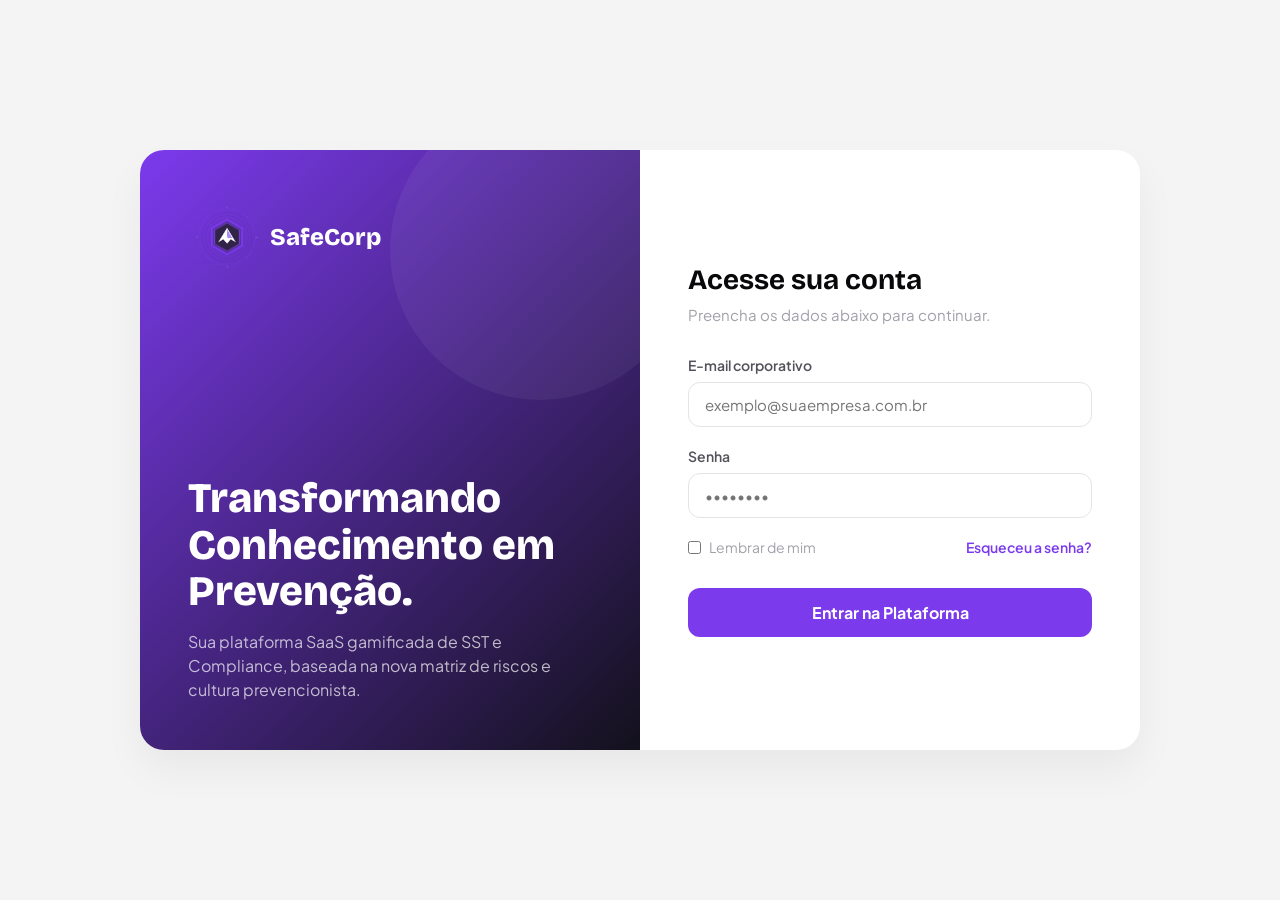
<file: index.html>
<!doctype html>
<html lang="pt-BR">
  <head>
    <meta charset="UTF-8" />
    <meta name="viewport" content="width=device-width, initial-scale=1.0" />
    <title>Login — SafeCorp</title>
    <link rel="stylesheet" href="style.css" />
    <link rel="icon" type="image/svg+xml" href="src/safecorp_icon_transparent.png" />
    <link rel="shortcut icon" href="src/safecorp_icon_transparent.png" />
  </head>
  <body class="login-wrapper">
    <div class="login-card">
      <div class="login-brand">
        <div class="login-logo">
          <div class="login-logo">
              <img src="src/safecorp_icon_transparent.png" alt="login-logo">
            SafeCorp
          </div>
        </div>
        <div class="brand-content">
          <h1 class="brand-title">
            Transformando<br />Conhecimento em<br />Prevenção.
          </h1>
          <p class="brand-subtitle">
            Sua plataforma SaaS gamificada de SST e Compliance, baseada na nova
            matriz de riscos e cultura prevencionista.
          </p>
        </div>
      </div>

      <div class="login-form-container">
        <div class="form-header">
          <h2>Acesse sua conta</h2>
          <p>Preencha os dados abaixo para continuar.</p>
        </div>

        <form action="painel.html" method="GET">
          <div class="form-group">
            <label for="email">E-mail corporativo</label>
            <input
              type="email"
              id="email"
              class="form-control"
              placeholder="exemplo@suaempresa.com.br"
              required
            />
          </div>

          <div class="form-group">
            <label for="password">Senha</label>
            <input
              type="password"
              id="password"
              class="form-control"
              placeholder="••••••••"
              required
            />
          </div>

          <div class="form-options">
            <label class="remember-me">
              <input type="checkbox" /> Lembrar de mim
            </label>
            <a href="#" class="forgot-password">Esqueceu a senha?</a>
          </div>

          <button type="submit" class="btn-login">Entrar na Plataforma</button>
        </form>
      </div>
    </div>
  </body>
</html>
</file>
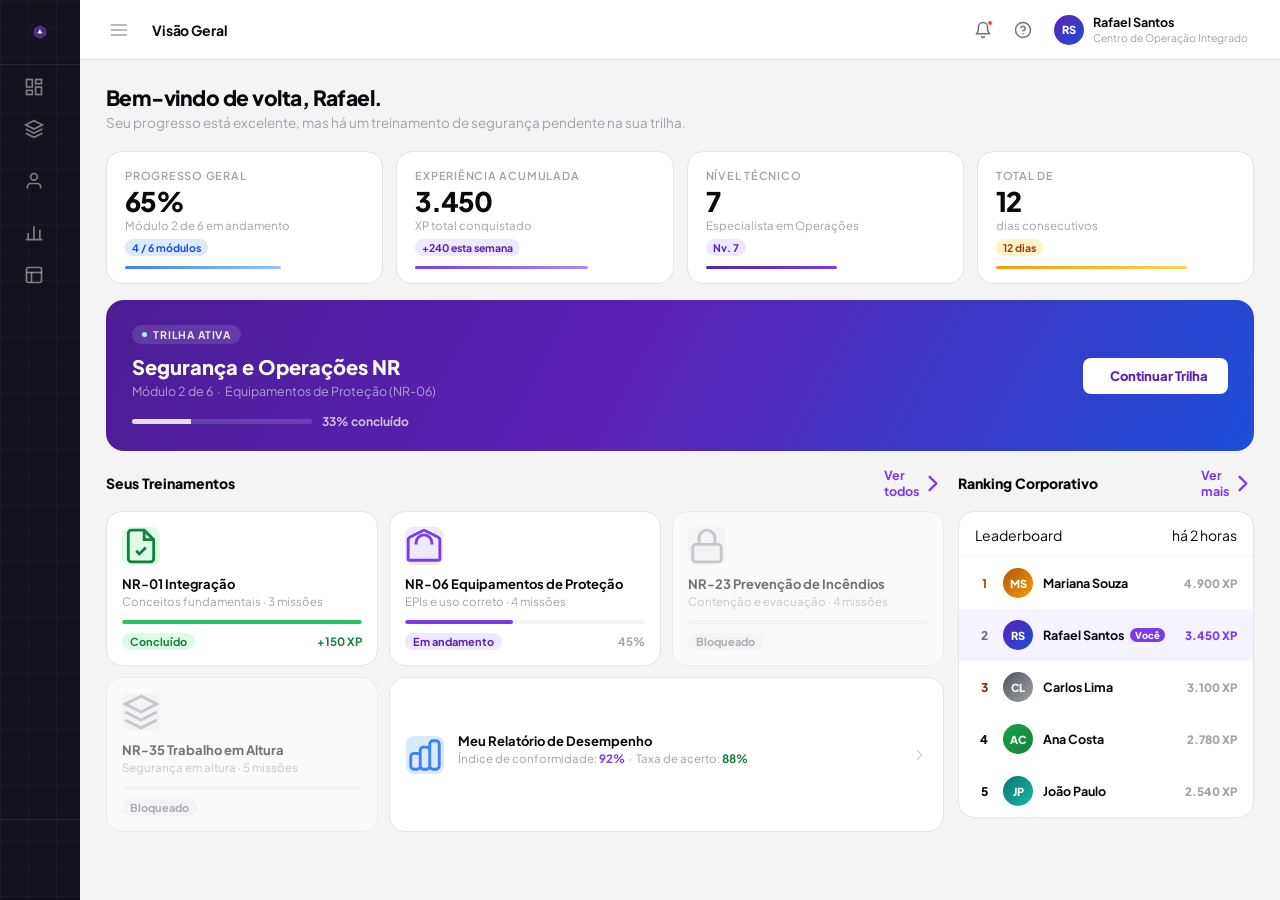
<file: painel.html>
<!doctype html>
<html lang="pt-BR">
  <head>
    <meta charset="UTF-8" />
    <meta name="viewport" content="width=device-width, initial-scale=1.0" />
    <title>SafeCorp — Plataforma de Treinamentos</title>
    <link
      href="https://fonts.googleapis.com/css2?family=Plus+Jakarta+Sans:ital,wght@0,400;0,500;0,600;0,700;0,800;1,400&family=Bricolage+Grotesque:wght@700;800&display=swap"
      rel="stylesheet"
    />
    <link rel="stylesheet" href="style.css" />
    <link
      rel="icon"
      type="image/svg+xml"
      href="src/safecorp_icon_transparent.png"
    />
    <link rel="shortcut icon" href="src/safecorp_icon_transparent.png" />
  </head>
  <body>
    <!-- ══════════════════════════════════════════════
     SIDEBAR
══════════════════════════════════════════════ -->
    <!-- ══════════════════════════════════════════════
     SIDEBAR
══════════════════════════════════════════════ -->
    <aside class="sidebar collapsed" id="sidebar">
      <div class="sidebar-header">
        <img
          src="src/safecorp_icon_transparent.png"
          alt="SafeCorp Logo"
          class="tenant-logo"
        />
        <span class="tenant-name">SafeCorp</span>
      </div>
      <nav class="sidebar-nav">
        <a
          href="#"
          class="nav-item active"
          onclick="
            showScreen('dashboard');
            return false;
          "
        >
          <span class="nav-icon">
            <svg
              viewBox="0 0 24 24"
              fill="none"
              stroke="currentColor"
              stroke-width="2"
            >
              <rect x="3" y="3" width="7" height="9"></rect>
              <rect x="14" y="3" width="7" height="5"></rect>
              <rect x="14" y="12" width="7" height="9"></rect>
              <rect x="3" y="16" width="7" height="5"></rect>
            </svg>
          </span>
          <span class="nav-label">Dashboard</span>
        </a>
        <a
          href="#"
          class="nav-item"
          onclick="
            showScreen('mundo');
            return false;
          "
        >
          <span class="nav-icon">
            <svg
              viewBox="0 0 24 24"
              fill="none"
              stroke="currentColor"
              stroke-width="2"
            >
              <path
                d="M12 2L2 7l10 5 10-5-10-5zM2 17l10 5 10-5M2 12l10 5 10-5"
              ></path>
            </svg>
          </span>
          <span class="nav-label">Treinamentos</span>
        </a>
        <a
          href="#"
          class="nav-item"
          onclick="
            showScreen('perfil');
            return false;
          "
        >
          <span class="nav-icon">
            <svg
              viewBox="0 0 24 24"
              fill="none"
              stroke="currentColor"
              stroke-width="2"
            >
              <path d="M20 21v-2a4 4 0 0 0-4-4H8a4 4 0 0 0-4 4v2"></path>
              <circle cx="12" cy="7" r="4"></circle>
            </svg>
          </span>
          <span class="nav-label">Meu Perfil</span>
        </a>
        <a
          href="#"
          class="nav-item"
          onclick="
            showScreen('ranking');
            return false;
          "
        >
          <span class="nav-icon">
            <svg
              viewBox="0 0 24 24"
              fill="none"
              stroke="currentColor"
              stroke-width="2"
            >
              <path d="M2 20h20M5 20v-8M12 20V4M19 20v-12"></path>
            </svg>
          </span>
          <span class="nav-label">Ranking</span>
        </a>
        <a
          href="#"
          class="nav-item"
          onclick="
            showScreen('relatorios');
            return false;
          "
        >
          <span class="nav-icon">
            <svg
              viewBox="0 0 24 24"
              fill="none"
              stroke="currentColor"
              stroke-width="2"
            >
              <rect x="3" y="3" width="18" height="18" rx="2" ry="2"></rect>
              <line x1="3" y1="9" x2="21" y2="9"></line>
              <line x1="9" y1="21" x2="9" y2="9"></line>
            </svg>
          </span>
          <span class="nav-label">Relatórios</span>
        </a>
        <a
          href="#"
          class="nav-item admin-only"
          onclick="
            showScreen('admin');
            return false;
          "
        >
          <span class="nav-icon">
            <svg
              viewBox="0 0 24 24"
              fill="none"
              stroke="currentColor"
              stroke-width="2"
            >
              <path d="M16 21v-2a4 4 0 0 0-4-4H5c-1.1 0-2 .9-2 2v2"></path>
              <circle cx="8.5" cy="7" r="4"></circle>
              <polyline points="17 11 19 13 23 9"></polyline>
            </svg>
          </span>
          <span class="nav-label">Administrador</span>
        </a>
      </nav>

      <div class="sidebar-bottom">
        <a
          href="#"
          class="nav-item"
          onclick="
            showScreen('configuracoes');
            return false;
          "
        >
          <span class="nav-icon">
            <svg
              viewBox="0 0 24 24"
              fill="none"
              stroke="currentColor"
              stroke-width="2"
            >
              <line x1="4" y1="21" x2="4" y2="14"></line>
              <line x1="4" y1="10" x2="4" y2="3"></line>
              <line x1="12" y1="21" x2="12" y2="12"></line>
              <line x1="12" y1="8" x2="12" y2="3"></line>
              <line x1="20" y1="21" x2="20" y2="16"></line>
              <line x1="20" y1="12" x2="20" y2="3"></line>
              <line x1="1" y1="14" x2="7" y2="14"></line>
              <line x1="9" y1="8" x2="15" y2="8"></line>
              <line x1="17" y1="16" x2="23" y2="16"></line>
            </svg>
          </span>
          <span class="nav-label">Configurações</span>
        </a>
      </div>
    </aside>

    <!-- ══════════════════════════════════════════════
     MAIN
══════════════════════════════════════════════ -->
    <main class="main-content">
      <header class="topbar">
        <div class="topbar-left">
          <button class="toggle-sidebar-btn" onclick="toggleSidebar()">
            <svg
              width="20"
              height="20"
              viewBox="0 0 24 24"
              fill="none"
              stroke="currentColor"
              stroke-width="2"
              stroke-linecap="round"
              stroke-linejoin="round"
            >
              <line x1="3" y1="12" x2="21" y2="12"></line>
              <line x1="3" y1="6" x2="21" y2="6"></line>
              <line x1="3" y1="18" x2="21" y2="18"></line>
            </svg>
          </button>
          <h1 class="topbar-title" id="topbar-title">Visão Geral</h1>
        </div>

        <div class="topbar-actions">
          <button
            class="topbar-btn notification-bell"
            onclick="showScreen('notificacoes')"
          >
            <svg
              width="18"
              height="18"
              viewBox="0 0 24 24"
              fill="none"
              stroke="currentColor"
              stroke-width="2"
              stroke-linecap="round"
              stroke-linejoin="round"
            >
              <path d="M18 8A6 6 0 0 0 6 8c0 7-3 9-3 9h18s-3-2-3-9"></path>
              <path d="M13.73 21a2 2 0 0 1-3.46 0"></path>
            </svg>
            <span class="badge-dot"></span>
          </button>
          <button class="topbar-btn help-btn" onclick="showScreen('ajuda')">
            <svg
              width="18"
              height="18"
              viewBox="0 0 24 24"
              fill="none"
              stroke="currentColor"
              stroke-width="2"
              stroke-linecap="round"
              stroke-linejoin="round"
            >
              <circle cx="12" cy="12" r="10"></circle>
              <path d="M9.09 9a3 3 0 0 1 5.83 1c0 2-3 3-3 3"></path>
              <line x1="12" y1="17" x2="12.01" y2="17"></line>
            </svg>
          </button>

          <div class="user-profile">
            <div class="avatar-placeholder">RS</div>
            <div class="user-info">
              <span class="user-name">Rafael Santos</span>
              <span class="user-role">Centro de Operação Integrado</span>
            </div>
          </div>
        </div>
      </header>

      <div class="content">
        <!-- ══════════════ DASHBOARD ══════════════ -->
        <div id="screen-dashboard" class="screen active">
          <div class="dash-page-header">
            <h2>Bem-vindo de volta, Rafael.</h2>
            <p>
              Seu progresso está excelente, mas há um treinamento de segurança
              pendente na sua trilha.
            </p>
          </div>

          <div class="dash-metrics">
            <div class="dash-metric">
              <div class="dash-metric-label">Progresso Geral</div>
              <div class="dash-metric-value">65%</div>
              <div class="dash-metric-sub">Módulo 2 de 6 em andamento</div>
              <div class="dash-metric-badge badge-blue">4 / 6 módulos</div>
              <div
                class="dash-metric-bar"
                style="
                  background: linear-gradient(90deg, var(--blue-500), #93c5fd);
                  width: 65%;
                "
              ></div>
            </div>
            <div class="dash-metric">
              <div class="dash-metric-label">Experiência Acumulada</div>
              <div class="dash-metric-value">3.450</div>
              <div class="dash-metric-sub">XP total conquistado</div>
              <div class="dash-metric-badge badge-purple">+240 esta semana</div>
              <div
                class="dash-metric-bar"
                style="
                  background: linear-gradient(90deg, var(--brand), #a78bfa);
                  width: 72%;
                "
              ></div>
            </div>
            <div class="dash-metric">
              <div class="dash-metric-label">Nível Técnico</div>
              <div class="dash-metric-value">7</div>
              <div class="dash-metric-sub">Especialista em Operações</div>
              <div class="dash-metric-badge badge-purple">Nv. 7</div>
              <div
                class="dash-metric-bar"
                style="
                  background: linear-gradient(
                    90deg,
                    var(--brand-dark),
                    var(--brand)
                  );
                  width: 55%;
                "
              ></div>
            </div>
            <div class="dash-metric">
              <div class="dash-metric-label">Total de</div>
              <div class="dash-metric-value">12</div>
              <div class="dash-metric-sub">dias consecutivos</div>
              <div class="dash-metric-badge badge-amber">12 dias</div>
              <div
                class="dash-metric-bar"
                style="
                  background: linear-gradient(90deg, var(--amber-500), #fcd34d);
                  width: 80%;
                "
              ></div>
            </div>
          </div>

          <div class="dash-continue">
            <div class="dash-continue-left">
              <div class="dash-continue-tag">
                <span class="tag-dot"></span>
                Trilha ativa
              </div>
              <div class="dash-continue-title">Segurança e Operações NR</div>
              <div class="dash-continue-sub">
                Módulo 2 de 6 &nbsp;·&nbsp; Equipamentos de Proteção (NR-06)
              </div>
              <div class="dash-continue-prog">
                <div class="prog-track">
                  <div class="prog-fill" style="width: 33%"></div>
                </div>
                <span class="prog-label">33% concluído</span>
              </div>
            </div>
            <button class="btn-continue-main" onclick="showScreen('mundo')">
              <svg viewBox="0 0 20 20" fill="currentColor">
                <path
                  fill-rule="evenodd"
                  d="M10 18a8 8 0 100-16 8 8 0 000 16zM9.555 7.168A1 1 0 008 8v4a1 1 0 001.555.832l3-2a1 1 0 000-1.664l-3-2z"
                  clip-rule="evenodd"
                />
              </svg>
              Continuar Trilha
            </button>
          </div>

          <div class="dash-bottom">
            <div>
              <div class="dash-section-header">
                <span class="dash-section-title">Seus Treinamentos</span>
                <a class="dash-section-link" onclick="showScreen('mundo')">
                  Ver todos
                  <svg
                    viewBox="0 0 24 24"
                    fill="none"
                    stroke="currentColor"
                    stroke-width="2.5"
                    stroke-linecap="round"
                    stroke-linejoin="round"
                  >
                    <path d="M9 5l7 7-7 7" />
                  </svg>
                </a>
              </div>
              <div class="dash-trainings">
                <div class="t-card" onclick="showScreen('mundo')">
                  <div class="t-icon-wrap" style="background: var(--green-100)">
                    <svg
                      viewBox="0 0 24 24"
                      fill="none"
                      stroke="var(--green-700)"
                      stroke-width="1.8"
                    >
                      <path
                        d="M14 2H6a2 2 0 0 0-2 2v16a2 2 0 0 0 2 2h12a2 2 0 0 0 2-2V8z"
                      ></path>
                      <polyline points="14 2 14 8 20 8"></polyline>
                      <path d="M9 15l2 2 4-4"></path>
                    </svg>
                  </div>
                  <div class="t-name">NR-01 Integração</div>
                  <div class="t-meta">Conceitos fundamentais · 3 missões</div>
                  <div class="t-prog-bar">
                    <div
                      class="t-prog-fill"
                      style="width: 100%; background: var(--green-500)"
                    ></div>
                  </div>
                  <div class="t-footer">
                    <span class="t-status done">Concluído</span>
                    <span class="t-pct" style="color: var(--green-700)"
                      >+150 XP</span
                    >
                  </div>
                </div>

                <div class="t-card" onclick="showScreen('mundo')">
                  <div
                    class="t-icon-wrap"
                    style="background: var(--brand-light)"
                  >
                    <svg
                      viewBox="0 0 24 24"
                      fill="none"
                      stroke="var(--brand)"
                      stroke-width="1.8"
                    >
                      <path
                        d="M2 20a1 1 0 0 0 1 1h18a1 1 0 0 0 1-1V8.2a2 2 0 0 0-1.28-1.87L12.5 2.2a2 2 0 0 0-1 0L3.28 6.33A2 2 0 0 0 2 8.2z"
                      ></path>
                      <path d="M7 11v-1a5 5 0 0 1 10 0v1"></path>
                    </svg>
                  </div>
                  <div class="t-name">NR-06 Equipamentos de Proteção</div>
                  <div class="t-meta">EPIs e uso correto · 4 missões</div>
                  <div class="t-prog-bar">
                    <div
                      class="t-prog-fill"
                      style="width: 45%; background: var(--brand)"
                    ></div>
                  </div>
                  <div class="t-footer">
                    <span class="t-status active">Em andamento</span>
                    <span class="t-pct">45%</span>
                  </div>
                </div>

                <div class="t-card locked">
                  <div class="t-lock-icon">
                    <svg
                      viewBox="0 0 24 24"
                      fill="none"
                      stroke="currentColor"
                      stroke-width="1.8"
                    >
                      <rect
                        x="3"
                        y="11"
                        width="18"
                        height="11"
                        rx="2"
                        ry="2"
                      ></rect>
                      <path d="M7 11V7a5 5 0 0 1 10 0v4"></path>
                    </svg>
                  </div>
                  <div class="t-icon-wrap" style="background: var(--gray-100)">
                    <svg
                      viewBox="0 0 24 24"
                      fill="none"
                      stroke="var(--gray-400)"
                      stroke-width="1.8"
                    >
                      <rect
                        x="3"
                        y="11"
                        width="18"
                        height="11"
                        rx="2"
                        ry="2"
                      ></rect>
                      <path d="M7 11V7a5 5 0 0 1 10 0v4"></path>
                    </svg>
                  </div>
                  <div class="t-name">NR-23 Prevenção de Incêndios</div>
                  <div class="t-meta">Contenção e evacuação · 4 missões</div>
                  <div class="t-prog-bar">
                    <div
                      class="t-prog-fill"
                      style="width: 0%; background: var(--gray-300)"
                    ></div>
                  </div>
                  <div class="t-footer">
                    <span class="t-status locked">Bloqueado</span>
                  </div>
                </div>

                <div class="t-card locked">
                  <div class="t-lock-icon">
                    <svg
                      viewBox="0 0 24 24"
                      fill="none"
                      stroke="currentColor"
                      stroke-width="1.8"
                    >
                      <rect
                        x="3"
                        y="11"
                        width="18"
                        height="11"
                        rx="2"
                        ry="2"
                      ></rect>
                      <path d="M7 11V7a5 5 0 0 1 10 0v4"></path>
                    </svg>
                  </div>
                  <div class="t-icon-wrap" style="background: var(--gray-100)">
                    <svg
                      viewBox="0 0 24 24"
                      fill="none"
                      stroke="var(--gray-400)"
                      stroke-width="1.8"
                    >
                      <path
                        d="M12 2L2 7l10 5 10-5-10-5zM2 17l10 5 10-5M2 12l10 5 10-5"
                      ></path>
                    </svg>
                  </div>
                  <div class="t-name">NR-35 Trabalho em Altura</div>
                  <div class="t-meta">Segurança em altura · 5 missões</div>
                  <div class="t-prog-bar">
                    <div
                      class="t-prog-fill"
                      style="width: 0%; background: var(--gray-300)"
                    ></div>
                  </div>
                  <div class="t-footer">
                    <span class="t-status locked">Bloqueado</span>
                  </div>
                </div>

                <div
                  class="t-card"
                  onclick="showScreen('relatorios')"
                  style="
                    grid-column: span 2;
                    display: flex;
                    flex-direction: row;
                    align-items: center;
                    gap: 14px;
                    padding: 14px 16px;
                  "
                >
                  <div
                    class="t-icon-wrap"
                    style="
                      background: var(--blue-100);
                      margin-bottom: 0;
                      flex-shrink: 0;
                    "
                  >
                    <svg
                      viewBox="0 0 24 24"
                      fill="none"
                      stroke="var(--blue-500)"
                      stroke-width="1.8"
                    >
                      <path
                        d="M9 19v-6a2 2 0 00-2-2H5a2 2 0 00-2 2v6a2 2 0 002 2h2a2 2 0 002-2zm0 0V9a2 2 0 012-2h2a2 2 0 012 2v10m-6 0a2 2 0 002 2h2a2 2 0 002-2m0 0V5a2 2 0 012-2h2a2 2 0 012 2v14a2 2 0 01-2 2h-2a2 2 0 01-2-2z"
                      />
                    </svg>
                  </div>
                  <div style="flex: 1">
                    <div class="t-name">Meu Relatório de Desempenho</div>
                    <div class="t-meta">
                      Índice de conformidade:
                      <strong style="color: var(--brand)">92%</strong>
                      &nbsp;·&nbsp; Taxa de acerto:
                      <strong style="color: var(--green-700)">88%</strong>
                    </div>
                  </div>
                  <svg
                    viewBox="0 0 24 24"
                    fill="none"
                    stroke="var(--gray-300)"
                    stroke-width="2"
                    width="16"
                    height="16"
                  >
                    <path d="M9 5l7 7-7 7" />
                  </svg>
                </div>
              </div>
            </div>

            <div>
              <div class="dash-section-header">
                <span class="dash-section-title">Ranking Corporativo</span>
                <a class="dash-section-link" onclick="showScreen('ranking')">
                  Ver mais
                  <svg
                    viewBox="0 0 24 24"
                    fill="none"
                    stroke="currentColor"
                    stroke-width="2.5"
                    stroke-linecap="round"
                    stroke-linejoin="round"
                  >
                    <path d="M9 5l7 7-7 7" />
                  </svg>
                </a>
              </div>
              <div class="dash-ranking">
                <div class="dash-ranking-head">
                  <span class="dash-ranking-head-left">Leaderboard</span>
                  <span class="dash-ranking-head-right">há 2 horas</span>
                </div>
                <div class="rank-row">
                  <div class="rank-pos-num p1">1</div>
                  <div
                    class="rank-av"
                    style="
                      background: linear-gradient(135deg, #b45309, #f59e0b);
                    "
                  >
                    MS
                  </div>
                  <div class="rank-name-col">Mariana Souza</div>
                  <div class="rank-xp-val">4.900 XP</div>
                </div>
                <div class="rank-row is-me">
                  <div class="rank-pos-num p2">2</div>
                  <div
                    class="rank-av"
                    style="
                      background: linear-gradient(
                        135deg,
                        var(--brand-dark),
                        #1d4ed8
                      );
                    "
                  >
                    RS
                  </div>
                  <div class="rank-name-col">
                    Rafael Santos
                    <span class="you-badge">Você</span>
                  </div>
                  <div class="rank-xp-val mine">3.450 XP</div>
                </div>
                <div class="rank-row">
                  <div class="rank-pos-num p3">3</div>
                  <div
                    class="rank-av"
                    style="
                      background: linear-gradient(135deg, #52525b, #a1a1aa);
                    "
                  >
                    CL
                  </div>
                  <div class="rank-name-col">Carlos Lima</div>
                  <div class="rank-xp-val">3.100 XP</div>
                </div>
                <div class="rank-row">
                  <div class="rank-pos-num pn">4</div>
                  <div
                    class="rank-av"
                    style="
                      background: linear-gradient(135deg, #16a34a, #15803d);
                    "
                  >
                    AC
                  </div>
                  <div class="rank-name-col">Ana Costa</div>
                  <div class="rank-xp-val">2.780 XP</div>
                </div>
                <div class="rank-row">
                  <div class="rank-pos-num pn">5</div>
                  <div
                    class="rank-av"
                    style="
                      background: linear-gradient(135deg, #0f766e, #14b8a6);
                    "
                  >
                    JP
                  </div>
                  <div class="rank-name-col">João Paulo</div>
                  <div class="rank-xp-val">2.540 XP</div>
                </div>
              </div>
            </div>
          </div>
        </div>

        <!-- ══════════════ MUNDO / TREINAMENTOS ══════════════ -->
        <div id="screen-mundo" class="screen">
          <div class="page-header">
            <h2 class="section-title">Cursos e Trilhas</h2>
            <p class="section-subtitle">
              Complete os módulos sequencialmente para desbloquear novas badges
              de qualificação.
            </p>
          </div>

          <div class="mundos-list">
            <div class="mundo-card completed">
              <div class="mundo-icon-wrapper">
                <svg
                  width="28"
                  height="28"
                  viewBox="0 0 24 24"
                  fill="none"
                  stroke="currentColor"
                  stroke-width="2"
                >
                  <path
                    d="M14 2H6a2 2 0 0 0-2 2v16a2 2 0 0 0 2 2h12a2 2 0 0 0 2-2V8z"
                  ></path>
                  <polyline points="14 2 14 8 20 8"></polyline>
                  <path d="M16 13H8"></path>
                  <path d="M16 17H8"></path>
                  <polyline points="10 9 9 9 8 9"></polyline>
                </svg>
              </div>
              <div class="mundo-details">
                <h4>Módulo 1: NR-01 Integração</h4>
                <p>Conceitos fundamentais de segurança do trabalho.</p>
              </div>
              <div class="mundo-action">
                <span class="status-tag success">Concluído</span>
              </div>
            </div>

            <div class="mundo-card active">
              <div class="mundo-icon-wrapper">
                <svg
                  width="28"
                  height="28"
                  viewBox="0 0 24 24"
                  fill="none"
                  stroke="currentColor"
                  stroke-width="2"
                >
                  <path
                    d="M2 20a1 1 0 0 0 1 1h18a1 1 0 0 0 1-1V8.2a2 2 0 0 0-1.28-1.87L12.5 2.2a2 2 0 0 0-1 0L3.28 6.33A2 2 0 0 0 2 8.2z"
                  ></path>
                  <path d="M7 11v-1a5 5 0 0 1 10 0v1"></path>
                </svg>
              </div>
              <div class="mundo-details">
                <h4>Módulo 2: Equipamentos de Proteção (NR-06)</h4>
                <p>
                  Identificação e uso correto de EPIs no ambiente operacional.
                </p>
              </div>
              <div class="mundo-action">
                <button
                  class="btn-primary"
                  onclick="
                    initEpiMinigame();
                    showScreen('missao-epi');
                  "
                >
                  Iniciar Missão
                </button>
              </div>
            </div>

            <div class="mundo-card active">
              <div class="mundo-icon-wrapper">
                <svg
                  width="28"
                  height="28"
                  viewBox="0 0 24 24"
                  fill="none"
                  stroke="currentColor"
                  stroke-width="2"
                >
                  <path d="M13 2L3 14h9l-1 8 10-12h-9l1-8z"></path>
                </svg>
              </div>
              <div class="mundo-details">
                <h4>Módulo 3: Segurança Elétrica (NR-10)</h4>
                <p>
                  Procedimentos de segurança em instalações elétricas,
                  identificação de riscos e EPIs específicos.
                </p>
              </div>
              <div class="mundo-action">
                <button
                  class="btn-primary"
                  onclick="
                    initQuizNR10();
                    showScreen('quiz-nr10');
                  "
                >
                  Iniciar Quiz
                </button>
              </div>
            </div>

            <div class="mundo-card active">
              <div class="mundo-icon-wrapper">
                <svg
                  width="28"
                  height="28"
                  viewBox="0 0 24 24"
                  fill="none"
                  stroke="currentColor"
                  stroke-width="2"
                >
                  <path
                    d="M8.5 14.5A2.5 2.5 0 0 0 11 12c0-1.38-.5-2-1-3-1.072-2.143-.224-5.057 2.5-7.5 0 0-3.73 2.04-5.14 6.032A9.66 9.66 0 0 0 7 14.5c0 4.418 3.582 8 8 8s8-3.582 8-8a9.66 9.66 0 0 0-1.36-2.968C19.23 3.54 15.5 1.5 15.5 1.5c2.724 2.443 3.572 5.357 2.5 7.5-.5 1-1 1.62-1 3a2.5 2.5 0 0 0 2.5 2.5"
                  ></path>
                </svg>
              </div>
              <div class="mundo-details">
                <h4>Módulo 4: Combate a Incêndio (NR-23)</h4>
                <p>
                  Classificação de incêndios e uso correto de extintores em
                  situações de emergência.
                </p>
              </div>
              <div class="mundo-action">
                <button
                  class="btn-primary"
                  onclick="
                    initFireGame();
                    showScreen('fire-nr23');
                  "
                >
                  Iniciar Simulação
                </button>
              </div>
            </div>

            <div class="mundo-card locked">
              <div class="mundo-icon-wrapper">
                <svg
                  width="28"
                  height="28"
                  viewBox="0 0 24 24"
                  fill="none"
                  stroke="currentColor"
                  stroke-width="2"
                >
                  <rect
                    x="3"
                    y="11"
                    width="18"
                    height="11"
                    rx="2"
                    ry="2"
                  ></rect>
                  <path d="M7 11V7a5 5 0 0 1 10 0v4"></path>
                </svg>
              </div>
              <div class="mundo-details">
                <h4>
                  Módulo 5: Prevenção de Assédio e Diversidade (NR 01 / Lei
                  14.457/22):
                </h4>
                <p>
                  Capacitação para promover um ambiente de trabalho seguro e
                  respeitoso, focada no combate ao assédio e na promoção da
                  igualdade.
                </p>
              </div>
              <div class="mundo-action">
                <span class="status-tag outline">Bloqueado</span>
              </div>
            </div>

            <div class="mundo-card locked">
              <div class="mundo-icon-wrapper">
                <svg
                  width="28"
                  height="28"
                  viewBox="0 0 24 24"
                  fill="none"
                  stroke="currentColor"
                  stroke-width="2"
                >
                  <rect
                    x="3"
                    y="11"
                    width="18"
                    height="11"
                    rx="2"
                    ry="2"
                  ></rect>
                  <path d="M7 11V7a5 5 0 0 1 10 0v4"></path>
                </svg>
              </div>
              <div class="mundo-details">
                <h4>Módulo 5: Lei Geral de Proteção de Dados:</h4>
                <p>
                  Treinamento sobre a Lei Geral de Proteção de Dados para
                  garantir que a equipe saiba manusear dados de clientes e
                  colegas com segurança.
                </p>
              </div>
              <div class="mundo-action">
                <span class="status-tag outline">Bloqueado</span>
              </div>
            </div>
          </div>
        </div>

        <!-- ══════════════ MISSÃO EPI ══════════════ -->
        <div id="screen-missao-epi" class="screen">
          <div class="card game-header">
            <div>
              <h2 class="section-title">Simulação Operacional: NR-06</h2>
              <p class="text-sm">
                Arraste os equipamentos obrigatórios do inventário para o
                manequim de acordo com o cenário (Construção Civil).
              </p>
            </div>
          </div>

          <div class="game-container">
            <div class="inventory-panel">
              <h3 class="panel-title">Inventário de EPIs</h3>
              <div class="draggable-item" draggable="true" data-epi="capacete">
                <svg
                  class="item-icon"
                  viewBox="0 0 24 24"
                  fill="none"
                  stroke="currentColor"
                  stroke-width="2"
                >
                  <path d="M12 2a8 8 0 00-8 8v4h16v-4a8 8 0 00-8-8z" />
                  <rect x="2" y="14" width="20" height="2" />
                </svg>
                <span>Capacete Classe B</span>
              </div>
              <div class="draggable-item" draggable="true" data-epi="luva">
                <svg
                  class="item-icon"
                  viewBox="0 0 24 24"
                  fill="none"
                  stroke="currentColor"
                  stroke-width="2"
                >
                  <path d="M14 2h-4v10H8V6H6v8a6 6 0 0012 0V4h-2v8h-2V2z" />
                </svg>
                <span>Luvas de Raspa</span>
              </div>
              <div class="draggable-item" draggable="true" data-epi="bota">
                <svg
                  class="item-icon"
                  viewBox="0 0 24 24"
                  fill="none"
                  stroke="currentColor"
                  stroke-width="2"
                >
                  <path d="M4 10v10h16v-4c0-3-4-6-6-6h-2V2H8v8H4z" />
                </svg>
                <span>Botas de Segurança</span>
              </div>
              <div class="draggable-item" draggable="true" data-epi="oculos">
                <svg
                  class="item-icon"
                  viewBox="0 0 24 24"
                  fill="none"
                  stroke="currentColor"
                  stroke-width="2"
                >
                  <rect x="2" y="10" width="8" height="6" rx="2" />
                  <rect x="14" y="10" width="8" height="6" rx="2" />
                  <path d="M10 13h4M2 13H0M24 13h-2" />
                </svg>
                <span>Óculos (Opcional aqui)</span>
              </div>
            </div>

            <div class="character-panel">
              <div class="character-silhouette">
                <svg
                  viewBox="0 0 100 200"
                  fill="none"
                  stroke="#CBD5E1"
                  stroke-width="2"
                  width="150"
                  height="300"
                >
                  <circle cx="50" cy="30" r="18" />
                  <path
                    d="M30 60 Q50 50 70 60 L85 110 L70 115 L60 80 L60 140 L40 140 L40 80 L30 115 L15 110 Z"
                  />
                  <path d="M40 140 L30 190 L50 190 L50 140 Z" />
                  <path d="M60 140 L50 190 L70 190 L60 140 Z" />
                </svg>
                <div class="drop-zone head-zone" data-accept="capacete">
                  Cabeça
                </div>
                <div class="drop-zone hand-zone" data-accept="luva">Mãos</div>
                <div class="drop-zone foot-zone" data-accept="bota">Pés</div>
              </div>
              <div class="game-footer">
                <button
                  id="finalizar-epi-btn"
                  class="btn-primary"
                  style="display: none"
                  onclick="processarFimMissaoEpi()"
                >
                  Concluir e Resgatar XP
                </button>
              </div>
            </div>
          </div>
        </div>

        <!-- ══════════════ QUIZ NR-10 ══════════════ -->
        <div id="screen-quiz-nr10" class="screen" style="display: none">
          <div class="card quiz-header">
            <div class="quiz-progress">
              <span
                >Questão <span id="current-question">1</span>/<span
                  id="total-questions"
                  >5</span
                ></span
              >
              <span class="quiz-score"
                >Pontuação: <span id="quiz-score">0</span> XP</span
              >
            </div>
            <div class="quiz-timer" id="quiz-timer">⏱️ 00:30</div>
          </div>

          <div class="card quiz-question-container">
            <h3 class="quiz-question" id="question-text">
              Carregando questão...
            </h3>
            <div class="quiz-options" id="quiz-options">
              <!-- Opções geradas dinamicamente -->
            </div>
            <div class="quiz-feedback" id="quiz-feedback"></div>
            <div class="quiz-attempts" id="quiz-attempts">
              Tentativas restantes: ❤️❤️❤️
            </div>
          </div>

          <div class="quiz-navigation">
            <button
              class="btn-outline"
              id="next-question-btn"
              onclick="nextQuestion()"
              style="display: none"
            >
              Próxima Questão
            </button>
          </div>
        </div>

        <!-- ══════════════ COMBATE A INCÊNDIO NR-23 ══════════════ -->
        <div id="screen-fire-nr23" class="screen" style="display: none">
          <div class="fire-header">
            <div class="fire-header-left">
              <div class="fire-timer">
                <span>🔥 Tempo restante:</span>
                <span id="fire-timer">60</span>s
              </div>
              <div class="fire-timer-bar">
                <div
                  class="fire-timer-fill"
                  id="fire-timer-fill"
                  style="width: 100%"
                ></div>
              </div>
            </div>
            <div class="fire-score">
              Pontuação: <span id="fire-score">0</span> XP
            </div>
          </div>

          <div class="fire-scenario">
            <div class="fire-scene" id="fire-scene">
              <!-- Animação do fogo -->
              <div class="fire-animation"></div>
              <p id="scenario-description" class="fire-description">
                Carregando cenário...
              </p>
            </div>

            <div class="extinguishers-grid" id="extinguishers-grid">
              <!-- Extintores gerados dinamicamente -->
            </div>
          </div>

          <div class="fire-feedback" id="fire-feedback"></div>

          <div class="card fire-progress">
            <span
              >Incêndios controlados: <span id="fires-controlled">0</span>/<span
                id="total-fires"
                >5</span
              ></span
            >
          </div>
        </div>

        <!-- ══════════════ RECOMPENSA ══════════════ -->
        <div id="screen-recompensa" class="screen">
          <div class="reward-card">
            <div class="reward-header-icon">
              <svg
                viewBox="0 0 24 24"
                fill="none"
                stroke="currentColor"
                stroke-width="2"
              >
                <path d="M22 11.08V12a10 10 0 1 1-5.93-9.14"></path>
                <polyline points="22 4 12 14.01 9 11.01"></polyline>
              </svg>
            </div>
            <h2 class="reward-title">Módulo Validado!</h2>
            <p class="reward-subtitle">
              Você concluiu o
              <strong id="recompensa-modulo">Módulo</strong> atendendo a todos
              os requisitos de segurança.
            </p>
            <div class="reward-box">
              <h3 class="reward-box-title">Ativos Desbloqueados</h3>
              <div class="reward-item">
                <div
                  class="reward-icon-box"
                  id="recompensa-badge-icon"
                  style="background: transparent; padding: 0"
                ></div>
                <div class="reward-details">
                  <div class="reward-name" id="recompensa-badge">
                    Badge de Qualificação
                  </div>
                  <div class="reward-desc">
                    Nova credencial técnica vinculada ao seu perfil.
                  </div>
                </div>
              </div>
              <div class="reward-item">
                <div class="reward-icon-box xp-bg">
                  <span class="xp-text-icon">XP</span>
                </div>
                <div class="reward-details">
                  <div class="reward-name xp-color" id="recompensa-xp">
                    +0 XP
                  </div>
                  <div class="reward-desc">
                    Pontuação técnica adquirida nesta missão.
                  </div>
                </div>
              </div>
            </div>
            <button
              class="btn-primary full-width"
              onclick="showScreen('dashboard')"
            >
              Finalizar e Voltar
            </button>
          </div>
        </div>

        <!-- ══════════════ PERFIL ══════════════ -->
        <div id="screen-perfil" class="screen">
          <div class="card profile-header">
            <div class="profile-avatar-lg">RS</div>
            <div class="profile-info">
              <h2>Rafael Santos</h2>
              <p>Centro de Operação Integrado — ESE/SE</p>
              <div class="level-tag">Nível Técnico 12</div>
            </div>
          </div>

          <div class="card mt-4" style="padding: 20px">
            <h3 style="margin-bottom: 10px; color: var(--text-primary)">
              Minhas Conquistas
            </h3>
            <p
              style="
                color: var(--text-muted);
                font-size: 14px;
                margin-bottom: 20px;
              "
            >
              Badges desbloqueados nos treinamentos.
            </p>
            <div class="badges-grid" id="perfil-badges-grid">
              <div class="badge-card">
                <svg
                  class="badge-svg"
                  viewBox="0 0 120 120"
                  xmlns="http://www.w3.org/2000/svg"
                >
                  <defs>
                    <linearGradient
                      id="grad-blue"
                      x1="0%"
                      y1="0%"
                      x2="100%"
                      y2="100%"
                    >
                      <stop offset="0%" stop-color="#3B82F6" />
                      <stop offset="100%" stop-color="#1D4ED8" />
                    </linearGradient>
                  </defs>
                  <path
                    d="M60 5 L70 15 L85 15 L90 28 L103 33 L100 47 L110 58 L100 69 L103 83 L90 88 L85 101 L70 101 L60 111 L50 101 L35 101 L30 88 L17 83 L20 69 L10 58 L20 47 L17 33 L30 28 L35 15 L50 15 Z"
                    fill="url(#grad-blue)"
                    stroke="#1E3A8A"
                    stroke-width="2"
                  />
                  <circle
                    cx="60"
                    cy="58"
                    r="38"
                    fill="none"
                    stroke="rgba(255,255,255,0.3)"
                    stroke-width="3"
                  />
                  <path
                    d="M60 30 L40 38 L40 60 C40 75 50 88 60 92 C70 88 80 75 80 60 L80 38 Z"
                    fill="white"
                  />
                  <path
                    d="M50 62 L57 69 L72 52"
                    fill="none"
                    stroke="#1D4ED8"
                    stroke-width="5"
                    stroke-linecap="round"
                    stroke-linejoin="round"
                  />
                </svg>
                <div class="badge-name">Cultura de Segurança</div>
                <div class="badge-status">Desbloqueado</div>
              </div>
              <div class="badge-card">
                <svg
                  class="badge-svg"
                  viewBox="0 0 120 120"
                  xmlns="http://www.w3.org/2000/svg"
                  style="filter: grayscale(100%); opacity: 0.5"
                >
                  <defs>
                    <linearGradient
                      id="grad-orange"
                      x1="0%"
                      y1="0%"
                      x2="100%"
                      y2="100%"
                    >
                      <stop offset="0%" stop-color="#F97316" />
                      <stop offset="100%" stop-color="#B45309" />
                    </linearGradient>
                  </defs>
                  <path
                    d="M60 5 L70 15 L85 15 L90 28 L103 33 L100 47 L110 58 L100 69 L103 83 L90 88 L85 101 L70 101 L60 111 L50 101 L35 101 L30 88 L17 83 L20 69 L10 58 L20 47 L17 33 L30 28 L35 15 L50 15 Z"
                    fill="url(#grad-orange)"
                    stroke="#92400E"
                    stroke-width="2"
                  />
                  <circle
                    cx="60"
                    cy="58"
                    r="38"
                    fill="none"
                    stroke="rgba(255,255,255,0.3)"
                    stroke-width="3"
                  />
                  <path
                    d="M40 55 C40 35 80 35 80 55 L85 55 L85 62 L35 62 L35 55 Z"
                    fill="white"
                  />
                  <path
                    d="M40 68 C40 80 55 80 55 68 M65 68 C65 80 80 80 80 68 M55 68 L65 68"
                    fill="none"
                    stroke="white"
                    stroke-width="4"
                    stroke-linecap="round"
                  />
                </svg>
                <div class="badge-name" style="color: var(--text-muted)">
                  Especialista em EPIs
                </div>
                <div class="badge-status">Bloqueado</div>
              </div>
            </div>
          </div>
        </div>

        <!-- ══════════════ RANKING ══════════════ -->
        <div id="screen-ranking" class="screen">
          <div class="card">
            <div class="flex-between">
              <h3 class="panel-title">Leaderboard Corporativo</h3>
              <span class="text-sm">Atualizado há 2 horas</span>
            </div>
            <table class="data-table mt-4">
              <thead>
                <tr>
                  <th>Posição</th>
                  <th>Colaborador</th>
                  <th>Setor</th>
                  <th>Pontuação (XP)</th>
                </tr>
              </thead>
              <tbody>
                <tr>
                  <td>
                    <div class="rank-pos gold">
                      <svg
                        width="18"
                        height="18"
                        viewBox="0 0 24 24"
                        fill="none"
                        stroke="currentColor"
                        stroke-width="2"
                      >
                        <circle cx="12" cy="8" r="7"></circle>
                        <polyline
                          points="8.21 13.89 7 23 12 20 17 23 15.79 13.88"
                        ></polyline></svg
                      ><span>1º</span>
                    </div>
                  </td>
                  <td class="font-semibold">Mariana Souza</td>
                  <td class="text-muted">Engenharia</td>
                  <td class="font-bold">4.900</td>
                </tr>
                <tr class="highlight-row">
                  <td>
                    <div class="rank-pos silver">
                      <svg
                        width="18"
                        height="18"
                        viewBox="0 0 24 24"
                        fill="none"
                        stroke="currentColor"
                        stroke-width="2"
                      >
                        <circle cx="12" cy="8" r="7"></circle>
                        <polyline
                          points="8.21 13.89 7 23 12 20 17 23 15.79 13.88"
                        ></polyline></svg
                      ><span>2º</span>
                    </div>
                  </td>
                  <td class="font-semibold">Rafael Santos (Você)</td>
                  <td class="text-muted">Centro de Operação Integrado</td>
                  <td class="font-bold highlight">3.450</td>
                </tr>
                <tr>
                  <td>
                    <div class="rank-pos bronze">
                      <svg
                        width="18"
                        height="18"
                        viewBox="0 0 24 24"
                        fill="none"
                        stroke="currentColor"
                        stroke-width="2"
                      >
                        <circle cx="12" cy="8" r="7"></circle>
                        <polyline
                          points="8.21 13.89 7 23 12 20 17 23 15.79 13.88"
                        ></polyline></svg
                      ><span>3º</span>
                    </div>
                  </td>
                  <td class="font-semibold">Carlos Lima</td>
                  <td class="text-muted">Manutenção</td>
                  <td class="font-bold">3.100</td>
                </tr>
              </tbody>
            </table>
          </div>
        </div>

        <!-- ══════════════ RELATÓRIOS ══════════════ -->
        <div id="screen-relatorios" class="screen">
          <div class="dashboard-grid">
            <div class="card stat-card">
              <div class="stat-info">
                <h3>Índice de Conformidade</h3>
                <div class="stat-value highlight">92%</div>
                <p class="text-sm mt-2">Treinamentos obrigatórios em dia.</p>
              </div>
            </div>
            <div class="card stat-card">
              <div class="stat-info">
                <h3>Taxa de Acerto (Avaliações)</h3>
                <div class="stat-value">88%</div>
                <p class="text-sm mt-2">Média global de retenção.</p>
              </div>
            </div>
          </div>

          <div class="card relatorio-chart-card">
            <h3 class="panel-title">Progresso Detalhado por Módulo</h3>
            <p class="text-muted mb-6">
              Acompanhamento do seu avanço na trilha de Segurança Operacional.
            </p>
            <div class="chart-wrapper">
              <div class="chart-bar-container">
                <div class="chart-bar" style="height: 100%">
                  <span class="bar-value">100%</span>
                </div>
                <span class="bar-label">NR-01</span>
              </div>
              <div class="chart-bar-container">
                <div class="chart-bar active-bar" style="height: 45%">
                  <span class="bar-value">45%</span>
                </div>
                <span class="bar-label">NR-06</span>
              </div>
              <div class="chart-bar-container">
                <div class="chart-bar empty-bar" style="height: 10%">
                  <span class="bar-value">0%</span>
                </div>
                <span class="bar-label">NR-23</span>
              </div>
            </div>
          </div>
        </div>

        <!-- ══════════════ NOTIFICAÇÕES - CORRIGIDA ══════════════ -->
        <div id="screen-notificacoes" class="screen">
          <div class="screen-header">
            <h2>Notificações</h2>
            <p>Acompanhe seus alertas, vencimentos e conquistas.</p>
          </div>
          <div class="notifications-container">
            <div class="notification-item">
              <div class="notification-icon warning">
                <svg
                  viewBox="0 0 24 24"
                  fill="none"
                  stroke="currentColor"
                  stroke-width="2"
                >
                  <path
                    d="M10.29 3.86L1.82 18a2 2 0 0 0 1.71 3h16.94a2 2 0 0 0 1.71-3L13.71 3.86a2 2 0 0 0-3.42 0z"
                  ></path>
                  <line x1="12" y1="9" x2="12" y2="13"></line>
                  <line x1="12" y1="17" x2="12.01" y2="17"></line>
                </svg>
              </div>
              <div class="notification-content">
                <p>
                  Atenção: Sua certificação
                  <strong>NR-35 (Trabalho em Altura)</strong> vence em 15 dias.
                  Agende sua reciclagem.
                </p>
                <span class="notification-time">Hoje, 09:30</span>
              </div>
            </div>
            <div class="notification-item">
              <div class="notification-icon success">
                <svg
                  viewBox="0 0 24 24"
                  fill="none"
                  stroke="currentColor"
                  stroke-width="2"
                >
                  <circle cx="12" cy="8" r="7"></circle>
                  <polyline
                    points="8.21 13.89 7 23 12 20 17 23 15.79 13.88"
                  ></polyline>
                </svg>
              </div>
              <div class="notification-content">
                <p>
                  Parabéns! Você concluiu o módulo NR-06 e desbloqueou a
                  conquista: <strong>Mestre dos EPIs</strong>.
                </p>
                <span class="notification-time">Ontem, 14:15</span>
              </div>
            </div>
          </div>
        </div>

        <!-- ══════════════ AJUDA ══════════════ -->
        <div id="screen-ajuda" class="screen">
          <div class="card">
            <h2 class="section-title">Suporte e Ajuda</h2>
            <p class="text-muted mb-6">
              Como podemos auxiliar sua experiência na plataforma hoje?
            </p>
            <div class="support-grid">
              <div class="support-box">
                <svg
                  class="mb-4 text-purple"
                  width="32"
                  height="32"
                  viewBox="0 0 24 24"
                  fill="none"
                  stroke="currentColor"
                  stroke-width="2"
                >
                  <path
                    d="M21 11.5a8.38 8.38 0 0 1-.9 3.8 8.5 8.5 0 0 1-7.6 4.7 8.38 8.38 0 0 1-3.8-.9L3 21l1.9-5.7a8.38 8.38 0 0 1-.9-3.8 8.5 8.5 0 0 1 4.7-7.6 8.38 8.38 0 0 1 3.8-.9h.5a8.48 8.48 0 0 1 8 8v.5z"
                  ></path>
                </svg>
                <h4>Base de Conhecimento</h4>
                <p class="text-sm">
                  Artigos e tutoriais sobre como utilizar o sistema e regras de
                  pontuação.
                </p>
                <button class="btn-outline mt-4">Acessar FAQ</button>
              </div>
              <div class="support-box">
                <svg
                  class="mb-4 text-purple"
                  width="32"
                  height="32"
                  viewBox="0 0 24 24"
                  fill="none"
                  stroke="currentColor"
                  stroke-width="2"
                >
                  <path
                    d="M14.7 6.3a1 1 0 0 0 0 1.4l1.6 1.6a1 1 0 0 0 1.4 0l3.77-3.77a6 6 0 0 1-7.94 7.94l-6.91 6.91a2.12 2.12 0 0 1-3-3l6.91-6.91a6 6 0 0 1 7.94-7.94l-3.76 3.76z"
                  ></path>
                </svg>
                <h4>Suporte Técnico</h4>
                <p class="text-sm">
                  Encontrou um erro no sistema ou precisa redefinir sua senha?
                </p>
                <button class="btn-outline mt-4">Abrir Chamado</button>
              </div>
            </div>
          </div>
        </div>

        <!-- ══════════════ ADMIN ══════════════ -->
        <div id="screen-admin" class="screen admin-only">
          <div class="page-header mb-6">
            <h2 class="section-title">Painel do Gestor (SST)</h2>
            <p class="section-subtitle">
              Visão geral de conformidade e indicadores de treinamento da
              equipe.
            </p>
          </div>

          <div class="dashboard-grid mb-6">
            <div class="card stat-card">
              <div class="stat-icon purple">
                <svg
                  viewBox="0 0 24 24"
                  fill="none"
                  stroke="currentColor"
                  stroke-width="2"
                >
                  <path d="M17 21v-2a4 4 0 0 0-4-4H5c-1.1 0-2 .9-2 2v2"></path>
                  <circle cx="9" cy="7" r="4"></circle>
                  <path d="M23 21v-2a4 4 0 0 0-3-3.87"></path>
                  <path d="M16 3.13a4 4 0 0 1 0 7.75"></path>
                </svg>
              </div>
              <div class="stat-info">
                <div class="stat-label">Colaboradores Ativos</div>
                <div class="stat-value">142</div>
              </div>
            </div>
            <div class="card stat-card">
              <div
                class="stat-icon"
                style="background: #d1fae5; color: #10b981"
              >
                <svg
                  viewBox="0 0 24 24"
                  fill="none"
                  stroke="currentColor"
                  stroke-width="2"
                >
                  <path d="M22 11.08V12a10 10 0 1 1-5.93-9.14"></path>
                  <polyline points="22 4 12 14.01 9 11.01"></polyline>
                </svg>
              </div>
              <div class="stat-info">
                <div class="stat-label">Conformidade Global</div>
                <div class="stat-value highlight">87%</div>
              </div>
            </div>
            <div class="card stat-card">
              <div
                class="stat-icon"
                style="background: #fee2e2; color: #ef4444"
              >
                <svg
                  viewBox="0 0 24 24"
                  fill="none"
                  stroke="currentColor"
                  stroke-width="2"
                >
                  <circle cx="12" cy="12" r="10"></circle>
                  <line x1="12" y1="8" x2="12" y2="12"></line>
                  <line x1="12" y1="16" x2="12.01" y2="16"></line>
                </svg>
              </div>
              <div class="stat-info">
                <div class="stat-label">Pendências Críticas</div>
                <div class="stat-value">12</div>
              </div>
            </div>
          </div>

          <div class="dashboard-grid">
            <div class="card" style="grid-column: span 2">
              <h3 class="panel-title mb-4">Taxa de Conclusão por Módulo</h3>
              <div class="chart-wrapper">
                <div class="chart-bar-container">
                  <div class="chart-bar active-bar" style="height: 95%">
                    <span class="bar-value">95%</span>
                  </div>
                  <span class="bar-label">NR-01</span>
                </div>
                <div class="chart-bar-container">
                  <div class="chart-bar active-bar" style="height: 70%">
                    <span class="bar-value">70%</span>
                  </div>
                  <span class="bar-label">NR-06</span>
                </div>
                <div class="chart-bar-container">
                  <div class="chart-bar active-bar" style="height: 40%">
                    <span class="bar-value">40%</span>
                  </div>
                  <span class="bar-label">NR-10</span>
                </div>
                <div class="chart-bar-container">
                  <div class="chart-bar active-bar" style="height: 60%">
                    <span class="bar-value">60%</span>
                  </div>
                  <span class="bar-label">NR-35</span>
                </div>
              </div>
            </div>
            <div class="card">
              <h3 class="panel-title mb-4">Colaboradores em Risco</h3>
              <table class="data-table">
                <tbody>
                  <tr>
                    <td class="font-semibold">João Silva</td>
                    <td>
                      <span
                        class="status-tag"
                        style="background: #fee2e2; color: #ef4444"
                        >NR-35 Vencida</span
                      >
                    </td>
                  </tr>
                  <tr>
                    <td class="font-semibold">Marcos Paulo</td>
                    <td>
                      <span
                        class="status-tag"
                        style="background: #fef3c7; color: #f59e0b"
                        >NR-06 Pendente</span
                      >
                    </td>
                  </tr>
                  <tr>
                    <td class="font-semibold">Ana Costa</td>
                    <td>
                      <span
                        class="status-tag"
                        style="background: #fee2e2; color: #ef4444"
                        >NR-10 Vencida</span
                      >
                    </td>
                  </tr>
                </tbody>
              </table>
              <button class="btn-outline mt-4" style="width: 100%">
                Ver Relatório Completo
              </button>
            </div>
          </div>
        </div>

        <!-- ══════════════ CONFIGURAÇÕES ══════════════ -->
        <div id="screen-configuracoes" class="screen">
          <div
            style="
              display: flex;
              justify-content: space-between;
              align-items: flex-end;
              margin-bottom: 24px;
            "
          >
            <div>
              <h2 class="section-title">Configurações da Plataforma</h2>
              <p
                class="section-subtitle"
                style="color: var(--text-muted); margin-top: 4px"
              >
                Gerencie as preferências globais, gamificação e identidade
                visual do seu ambiente.
              </p>
            </div>
            <button
              class="btn-primary"
              onclick="
                alert(
                  'Demonstração: As configurações foram salvas com sucesso!',
                )
              "
              style="padding: 10px 20px; font-size: 14px"
            >
              Salvar Alterações
            </button>
          </div>

          <div
            style="
              display: grid;
              grid-template-columns: repeat(auto-fit, minmax(320px, 1fr));
              gap: 24px;
            "
          >
            <div
              class="card"
              style="
                padding: 24px;
                display: flex;
                flex-direction: column;
                gap: 20px;
              "
            >
              <h3
                style="
                  font-size: 16px;
                  font-weight: 700;
                  color: var(--text-primary);
                  border-bottom: 1px solid var(--border);
                  padding-bottom: 12px;
                "
              >
                Identidade Visual
              </h3>
              <div>
                <label
                  style="
                    display: block;
                    font-size: 13px;
                    font-weight: 600;
                    margin-bottom: 8px;
                    color: var(--text-secondary);
                  "
                  >Logo da Empresa</label
                >
                <div style="display: flex; gap: 12px; align-items: center">
                  <div
                    style="
                      width: 50px;
                      height: 50px;
                      background: var(--bg);
                      border-radius: 8px;
                      display: flex;
                      align-items: center;
                      justify-content: center;
                      border: 1px dashed var(--border);
                    "
                  >
                    <svg
                      viewBox="0 0 24 24"
                      width="20"
                      height="20"
                      fill="none"
                      stroke="var(--text-muted)"
                      stroke-width="2"
                    >
                      <rect
                        x="3"
                        y="3"
                        width="18"
                        height="18"
                        rx="2"
                        ry="2"
                      ></rect>
                      <circle cx="8.5" cy="8.5" r="1.5"></circle>
                      <polyline points="21 15 16 10 5 21"></polyline>
                    </svg>
                  </div>
                  <button class="btn-outline">Fazer Upload</button>
                </div>
              </div>
              <div>
                <label
                  style="
                    display: block;
                    font-size: 13px;
                    font-weight: 600;
                    margin-bottom: 8px;
                    color: var(--text-secondary);
                  "
                  >Cor Principal (Marca)</label
                >
                <div style="display: flex; gap: 8px; align-items: center">
                  <input
                    type="color"
                    value="#7C3AED"
                    style="
                      width: 40px;
                      height: 40px;
                      border: none;
                      border-radius: 4px;
                      cursor: pointer;
                      padding: 0;
                      background: none;
                    "
                  />
                  <input
                    type="text"
                    value="#7C3AED"
                    style="
                      flex: 1;
                      padding: 10px 12px;
                      border: 1px solid var(--border);
                      border-radius: 6px;
                      font-family: monospace;
                      font-size: 14px;
                    "
                  />
                </div>
              </div>
            </div>
          </div>
        </div>
        <script src="script.js"></script>
      </div>
    </main>
  </body>
</html>
</file>
<file: style.css>
/* ==========================================
   TOKENS / VARIÁVEIS - SafeCorp
   ========================================== */
@import url("https://fonts.googleapis.com/css2?family=Plus+Jakarta+Sans:wght@400;500;600;700;800&family=Bricolage+Grotesque:wght@700;800&display=swap");

:root {
  --brand-primary: #7c3aed;
  --brand-hover: #5b21b6;
  --brand-dark: #5b21b6;
  --brand-deeper: #4c1d95;
  --brand-light: #ede9fe;
  --brand-mid: #ddd6fe;

  --surface-bg: #f4f4f5;
  --surface-card: #ffffff;
  --surface-sidebar: #13111c;
  --surface-sidebar-hover: #2d293b;

  --text-primary: #09090b;
  --text-secondary: #52525b;
  --text-muted: #a1a1aa;
  --text-inverse: #f8fafc;

  --accent-green: #22c55e;
  --accent-orange: #f59e0b;
  --accent-red: #ef4444;

  --border-light: #e4e4e7;
  --border-dark: rgba(255, 255, 255, 0.08);

  --radius-lg: 16px;
  --radius-md: 12px;
  --radius-sm: 8px;
  --radius-xl: 18px;

  --shadow-sm: 0 1px 4px rgba(0, 0, 0, 0.06), 0 1px 2px rgba(0, 0, 0, 0.04);
  --shadow-md: 0 4px 12px rgba(0, 0, 0, 0.07), 0 2px 4px rgba(0, 0, 0, 0.04);
  --shadow-float: 0 10px 15px -3px rgba(124, 58, 237, 0.25);
  --shadow-brand: 0 8px 28px rgba(109, 40, 217, 0.25);

  --font-family: "Plus Jakarta Sans", sans-serif;
  --font-display: "Bricolage Grotesque", sans-serif;

  --sidebar-width: 260px;
  --sidebar-collapsed-width: 80px;
  --topbar-h: 60px;

  /* compatibilidade com nomes antigos */
  --brand: var(--brand-primary);
  --bg: var(--surface-bg);
  --border: var(--border-light);
  --gray-100: #f4f4f5;
  --gray-200: #e4e4e7;
  --gray-300: #d4d4d8;
  --gray-400: #a1a1aa;
  --gray-500: #71717a;
  --gray-600: #52525b;
  --gray-700: #3f3f46;
  --gray-800: #27272a;
  --gray-900: #18181b;
  --green-100: #dcfce7;
  --green-500: #22c55e;
  --green-700: #15803d;
  --amber-100: #fef3c7;
  --amber-500: #f59e0b;
  --blue-100: #dbeafe;
  --blue-500: #3b82f6;
  --red-100: #fee2e2;
  --red-500: #ef4444;
}

/* ==========================================
   RESET & BASE
   ========================================== */
*,
*::before,
*::after {
  box-sizing: border-box;
  margin: 0;
  padding: 0;
}

html,
body {
  height: 100%;
  font-family: var(--font-family);
  background-color: var(--surface-bg);
  color: var(--text-primary);
  -webkit-font-smoothing: antialiased;
  font-size: 14px;
}

a {
  text-decoration: none;
  color: inherit;
}
button {
  font-family: inherit;
  cursor: pointer;
}

/* ==========================================
   UTILITÁRIOS
   ========================================== */
.text-sm {
  font-size: 13px;
}
.text-muted {
  color: var(--text-muted);
}
.mb-6 {
  margin-bottom: 24px;
}
.mt-2 {
  margin-top: 8px;
}
.mt-4 {
  margin-top: 16px;
}
.flex-between {
  display: flex;
  justify-content: space-between;
  align-items: center;
}
.flex-center {
  display: flex;
  align-items: center;
  justify-content: center;
  min-height: 60vh;
}

/* ==========================================
   LAYOUT DO PAINEL (sidebar + main)
   ========================================== */
body:not(.login-wrapper) {
  display: flex;
  height: 100vh;
  overflow: hidden;
}

/* ════════════════════════════════════════════════
   SIDEBAR
════════════════════════════════════════════════ */
.sidebar {
  width: var(--sidebar-width);
  background: var(--surface-sidebar);
  display: flex;
  flex-direction: column;
  flex-shrink: 0;
  position: relative;
  transition: width 0.22s cubic-bezier(0.4, 0, 0.2, 1);
  overflow: hidden;
  z-index: 30;
}

.sidebar::before {
  content: "";
  position: absolute;
  inset: 0;
  background-image:
    linear-gradient(rgba(255, 255, 255, 0.022) 1px, transparent 1px),
    linear-gradient(90deg, rgba(255, 255, 255, 0.022) 1px, transparent 1px);
  background-size: 28px 28px;
  pointer-events: none;
}

.sidebar.collapsed {
  width: var(--sidebar-collapsed-width);
}

/* ════════════════════════════════════════════════
   SIDEBAR - CORREÇÃO DO ALINHAMENTO
════════════════════════════════════════════════ */

.sidebar-header {
  display: flex;
  align-items: center;
  gap: 12px;
  padding: 18px 16px;
  border-bottom: 1px solid var(--border-dark);
  flex-shrink: 0;
  min-height: 64px;
}

/* Controle de tamanho da logo */
.tenant-logo {
  width: 28px !important;
  height: 28px !important;
  object-fit: contain;
  flex-shrink: 0;
  border-radius: 6px;
}

.tenant-name {
  font-family: var(--font-display);
  font-size: 18px;
  font-weight: 800;
  color: #fff;
  white-space: nowrap;
  line-height: 28px;
}

/* Sidebar colapsada */
.sidebar.collapsed .sidebar-header {
  justify-content: center;
  padding: 18px 0;
}

.sidebar.collapsed .tenant-logo {
  width: 28px !important;
  height: 28px !important;
  margin: 0 auto;
}

.sidebar.collapsed .tenant-name {
  display: none;
}

/* Itens do menu principal */
.nav-item {
  display: flex;
  align-items: center;
  gap: 12px;
  padding: 10px 16px;
  margin: 2px 8px;
  border-radius: var(--radius-sm);
  color: rgba(255,255,255,0.46);
  font-size: 13.5px;
  font-weight: 500;
  transition: all 0.13s;
  cursor: pointer;
}

.nav-icon {
  width: 20px;
  height: 20px;
  flex-shrink: 0;
  display: flex;
  align-items: center;
  justify-content: center;
}

.nav-icon svg {
  width: 20px;
  height: 20px;
}

.nav-label {
  font-size: 13.5px;
  font-weight: 500;
  line-height: 20px;
}

.sidebar.collapsed .nav-label {
  opacity: 0;
  pointer-events: none;
}

/* ════════════════════════════════════════════════
   SIDEBAR BOTTOM - CONFIGURAÇÕES
════════════════════════════════════════════════ */

.sidebar-bottom {
  padding: 16px 10px 20px 10px;
  margin-top: auto;
  border-top: 1px solid var(--border-dark);
  flex-shrink: 0;
}

/* Garantir que o item de configurações tenha o mesmo alinhamento */
.sidebar-bottom .nav-item {
  margin: 2px 8px;
  padding: 10px 16px;
}

/* Ajuste para sidebar colapsada */
.sidebar.collapsed .sidebar-bottom {
  padding: 16px 0 20px 0;
}

.sidebar.collapsed .sidebar-bottom .nav-item {
  justify-content: center;
  padding: 10px 0;
}

.admin-only {
  display: none;
}
body.admin-enabled .admin-only {
  display: flex;
}

/* ════════════════════════════════════════════════
   MAIN CONTENT & TOPBAR
════════════════════════════════════════════════ */
.main-content {
  flex: 1;
  display: flex;
  flex-direction: column;
  overflow: hidden;
  min-width: 0;
}

.topbar {
  height: var(--topbar-h);
  background: var(--surface-card);
  border-bottom: 1px solid var(--border);
  display: flex;
  align-items: center;
  padding: 0 22px;
  gap: 14px;
  flex-shrink: 0;
  z-index: 20;
}

.topbar-left {
  display: flex;
  align-items: center;
  gap: 16px;
  flex: 1;
}

.toggle-sidebar-btn {
  width: 34px;
  height: 34px;
  border: none;
  background: none;
  display: flex;
  align-items: center;
  justify-content: center;
  border-radius: var(--radius-sm);
  color: var(--text-muted);
  transition: background 0.13s;
}

.toggle-sidebar-btn:hover {
  background: var(--gray-100);
  color: var(--text-primary);
}

.topbar-title {
  font-size: 14px;
  font-weight: 700;
  color: var(--text-primary);
  letter-spacing: -0.01em;
}

.topbar-actions {
  display: flex;
  align-items: center;
  gap: 6px;
}

.topbar-btn {
  width: 34px;
  height: 34px;
  border: none;
  background: none;
  display: flex;
  align-items: center;
  justify-content: center;
  border-radius: var(--radius-sm);
  color: var(--gray-500);
  transition: background 0.13s;
  position: relative;
}

.topbar-btn:hover {
  background: var(--gray-100);
  color: var(--text-primary);
}

.badge-dot {
  position: absolute;
  top: 7px;
  right: 7px;
  width: 6px;
  height: 6px;
  background: var(--red-500);
  border-radius: 50%;
  border: 1.5px solid #fff;
}

.user-profile {
  display: flex;
  align-items: center;
  gap: 9px;
  padding: 4px 10px 4px 4px;
  border-radius: var(--radius-sm);
  cursor: pointer;
  transition: background 0.13s;
  margin-left: 4px;
}

.user-profile:hover {
  background: var(--gray-100);
}

.avatar-placeholder {
  width: 30px;
  height: 30px;
  border-radius: 50%;
  background: linear-gradient(135deg, var(--brand-dark), #1d4ed8);
  display: flex;
  align-items: center;
  justify-content: center;
  font-size: 11px;
  font-weight: 800;
  color: #fff;
  flex-shrink: 0;
}

.user-info {
  display: flex;
  flex-direction: column;
}
.user-name {
  font-size: 12.5px;
  font-weight: 700;
  color: var(--text-primary);
  line-height: 1.25;
}
.user-role {
  font-size: 10.5px;
  color: var(--text-muted);
  line-height: 1.25;
  white-space: nowrap;
}

/* ════════════════════════════════════════════════
   CONTENT / SCREENS
════════════════════════════════════════════════ */
.content {
  flex: 1;
  overflow-y: auto;
  padding: 24px 26px;
}

.content::-webkit-scrollbar {
  width: 5px;
}
.content::-webkit-scrollbar-track {
  background: transparent;
}
.content::-webkit-scrollbar-thumb {
  background: var(--gray-300);
  border-radius: 10px;
}

.screen {
  display: none;
  animation: fadeUp 0.22s ease;
}

.screen.active {
  display: block;
}

@keyframes fadeUp {
  from {
    opacity: 0;
    transform: translateY(10px);
  }
  to {
    opacity: 1;
    transform: translateY(0);
  }
}

/* ==========================================
   CARD E COMPONENTES COMPARTILHADOS
   ========================================== */
.card {
  background: var(--surface-card);
  border: 1px solid var(--border);
  border-radius: var(--radius-lg);
  padding: 20px;
  box-shadow: var(--shadow-sm);
  margin-bottom: 16px;
}

.section-title {
  font-size: 18px;
  font-weight: 800;
  letter-spacing: -0.02em;
  color: var(--text-primary);
}

.section-subtitle {
  font-size: 13.5px;
  color: var(--text-muted);
  margin-top: 3px;
}

.panel-title {
  font-size: 15px;
  font-weight: 700;
  color: var(--text-primary);
}

.page-header {
  margin-bottom: 20px;
}

/* Botões */
.btn-primary {
  display: inline-flex;
  align-items: center;
  gap: 6px;
  background: var(--brand-primary);
  color: #fff;
  border: none;
  padding: 10px 18px;
  border-radius: var(--radius-sm);
  font-size: 13.5px;
  font-weight: 700;
  cursor: pointer;
  transition:
    background 0.15s,
    transform 0.15s;
}

.btn-primary:hover {
  background: var(--brand-hover);
  transform: translateY(-1px);
}

.btn-outline {
  display: inline-flex;
  align-items: center;
  gap: 6px;
  background: transparent;
  color: var(--text-secondary);
  border: 1.5px solid var(--border);
  padding: 9px 16px;
  border-radius: var(--radius-sm);
  font-size: 13.5px;
  font-weight: 600;
  cursor: pointer;
  transition:
    border-color 0.15s,
    color 0.15s;
}

.btn-outline:hover {
  border-color: var(--brand-primary);
  color: var(--brand-primary);
}

/* ==========================================
   DASHBOARD
   ========================================== */
.dash-page-header {
  margin-bottom: 20px;
}
.dash-page-header h2 {
  font-size: 21px;
  font-weight: 800;
  letter-spacing: -0.025em;
  margin-bottom: 3px;
}
.dash-page-header p {
  font-size: 13.5px;
  color: var(--text-muted);
}

.dash-metrics {
  display: grid;
  grid-template-columns: repeat(4, 1fr);
  gap: 13px;
  margin-bottom: 16px;
}

.dash-metric {
  background: var(--surface-card);
  border: 1px solid var(--border);
  border-radius: var(--radius-lg);
  padding: 17px 18px 14px;
  transition:
    box-shadow 0.2s,
    transform 0.2s;
}

.dash-metric:hover {
  box-shadow: var(--shadow-md);
  transform: translateY(-1px);
}

.dash-metric-label {
  font-size: 11px;
  font-weight: 600;
  color: var(--text-muted);
  text-transform: uppercase;
  letter-spacing: 0.07em;
  margin-bottom: 6px;
}

.dash-metric-value {
  font-size: 27px;
  font-weight: 800;
  letter-spacing: -0.035em;
  color: var(--text-primary);
  line-height: 1;
  margin-bottom: 3px;
}

.dash-metric-sub {
  font-size: 11.5px;
  color: var(--text-muted);
}

.dash-metric-badge {
  display: inline-flex;
  align-items: center;
  font-size: 10.5px;
  font-weight: 700;
  padding: 2px 7px;
  border-radius: 20px;
  margin-top: 6px;
  width: fit-content;
}

.badge-purple {
  background: var(--brand-light);
  color: var(--brand-dark);
}
.badge-green {
  background: var(--green-100);
  color: var(--green-700);
}
.badge-amber {
  background: var(--amber-100);
  color: #92400e;
}
.badge-blue {
  background: var(--blue-100);
  color: #1d4ed8;
}

.dash-metric-bar {
  height: 3px;
  border-radius: 2px;
  margin-top: 10px;
}

.dash-continue {
  background: linear-gradient(
    118deg,
    var(--brand-deeper) 0%,
    var(--brand-dark) 46%,
    #1d4ed8 100%
  );
  border-radius: var(--radius-xl);
  padding: 22px 26px;
  margin-bottom: 16px;
  display: flex;
  align-items: center;
  justify-content: space-between;
  gap: 20px;
  position: relative;
  overflow: hidden;
}

.dash-continue-left {
  z-index: 1;
}

.dash-continue-tag {
  display: inline-flex;
  align-items: center;
  gap: 6px;
  background: rgba(255, 255, 255, 0.12);
  color: rgba(255, 255, 255, 0.88);
  font-size: 10.5px;
  font-weight: 700;
  letter-spacing: 0.08em;
  text-transform: uppercase;
  padding: 3px 10px;
  border-radius: 20px;
  margin-bottom: 10px;
}

.tag-dot {
  width: 5px;
  height: 5px;
  border-radius: 50%;
  background: #a5f3fc;
  animation: blink 1.8s ease-in-out infinite;
}

@keyframes blink {
  0%,
  100% {
    opacity: 1;
  }
  50% {
    opacity: 0.25;
  }
}

.dash-continue-title {
  font-size: 20px;
  font-weight: 800;
  color: #fff;
  margin-bottom: 4px;
}

.dash-continue-sub {
  font-size: 12.5px;
  color: rgba(255, 255, 255, 0.56);
  margin-bottom: 15px;
}

.dash-continue-prog {
  display: flex;
  align-items: center;
  gap: 10px;
}

.prog-track {
  width: 180px;
  height: 5px;
  background: rgba(255, 255, 255, 0.15);
  border-radius: 3px;
  overflow: hidden;
}

.prog-fill {
  height: 100%;
  background: rgba(255, 255, 255, 0.82);
  transition: width 0.9s ease;
}

.prog-label {
  font-size: 12px;
  font-weight: 700;
  color: rgba(255, 255, 255, 0.72);
}

.btn-continue-main {
  z-index: 1;
  background: #fff;
  color: var(--brand-dark);
  border: none;
  padding: 10px 20px;
  border-radius: var(--radius-sm);
  font-size: 13px;
  font-weight: 800;
  cursor: pointer;
  display: flex;
  align-items: center;
  gap: 7px;
  white-space: nowrap;
}

.dash-bottom {
  display: grid;
  grid-template-columns: 1fr 296px;
  gap: 14px;
}

.dash-section-header {
  display: flex;
  align-items: center;
  justify-content: space-between;
  margin-bottom: 12px;
}

.dash-section-title {
  font-size: 14px;
  font-weight: 800;
  color: var(--text-primary);
}

.dash-section-link {
  font-size: 12.5px;
  font-weight: 700;
  color: var(--brand-primary);
  cursor: pointer;
  display: flex;
  align-items: center;
  gap: 2px;
}

.dash-trainings {
  display: grid;
  grid-template-columns: repeat(3, 1fr);
  gap: 11px;
}

.t-card {
  background: var(--surface-card);
  border: 1px solid var(--border);
  border-radius: var(--radius-lg);
  padding: 15px;
  cursor: pointer;
  transition: all 0.18s;
  position: relative;
}

.t-card:hover {
  box-shadow: var(--shadow-md);
  transform: translateY(-2px);
}
.t-card.locked {
  opacity: 0.55;
  cursor: not-allowed;
}

.t-icon-wrap {
  width: 38px;
  height: 38px;
  border-radius: var(--radius-sm);
  display: flex;
  align-items: center;
  justify-content: center;
  margin-bottom: 11px;
}

.t-name {
  font-size: 13px;
  font-weight: 700;
  margin-bottom: 2px;
}
.t-meta {
  font-size: 11.5px;
  color: var(--text-muted);
  margin-bottom: 11px;
}

.t-prog-bar {
  height: 4px;
  background: var(--gray-100);
  border-radius: 2px;
  overflow: hidden;
  margin-bottom: 9px;
}

.t-prog-fill {
  height: 100%;
  border-radius: 2px;
}

.t-footer {
  display: flex;
  align-items: center;
  justify-content: space-between;
}

.t-status {
  font-size: 11px;
  font-weight: 700;
  padding: 2px 8px;
  border-radius: 20px;
}

.t-status.done {
  background: var(--green-100);
  color: var(--green-700);
}
.t-status.active {
  background: var(--brand-light);
  color: var(--brand-dark);
}
.t-status.locked {
  background: var(--gray-100);
  color: var(--gray-500);
}

.t-pct {
  font-size: 11.5px;
  font-weight: 700;
  color: var(--text-muted);
}

.t-lock-icon {
  position: absolute;
  top: 10px;
  right: 10px;
  color: var(--gray-300);
}

/* Ranking */
.dash-ranking {
  background: var(--surface-card);
  border: 1px solid var(--border);
  border-radius: var(--radius-lg);
  overflow: hidden;
}

.dash-ranking-head {
  padding: 14px 16px 12px;
  border-bottom: 1px solid var(--gray-100);
  display: flex;
  justify-content: space-between;
}

.rank-row {
  display: flex;
  align-items: center;
  gap: 10px;
  padding: 11px 16px;
  border-bottom: 1px solid var(--gray-50);
}

.rank-row.is-me {
  background: #f5f3ff;
}

.rank-pos-num {
  width: 18px;
  font-size: 12px;
  font-weight: 800;
  text-align: center;
}

.rank-pos-num.p1 {
  color: #b45309;
}
.rank-pos-num.p2 {
  color: #71717a;
}
.rank-pos-num.p3 {
  color: #78350f;
}

.rank-av {
  width: 30px;
  height: 30px;
  border-radius: 50%;
  display: flex;
  align-items: center;
  justify-content: center;
  font-size: 11px;
  font-weight: 800;
  color: #fff;
}

.rank-name-col {
  flex: 1;
  font-size: 12.5px;
  font-weight: 700;
  display: flex;
  align-items: center;
  gap: 6px;
}

.you-badge {
  font-size: 9.5px;
  font-weight: 800;
  background: var(--brand-primary);
  color: #fff;
  padding: 1px 5px;
  border-radius: 10px;
}

.rank-xp-val {
  font-size: 11.5px;
  font-weight: 800;
  color: var(--text-muted);
}
.rank-xp-val.mine {
  color: var(--brand-primary);
}

/* ==========================================
   MUNDOS / TREINAMENTOS
   ========================================== */
.mundos-list {
  display: flex;
  flex-direction: column;
  gap: 12px;
}

.mundo-card {
  background: var(--surface-card);
  border: 1px solid var(--border);
  border-radius: var(--radius-lg);
  padding: 18px 20px;
  display: flex;
  align-items: center;
  gap: 16px;
}

.mundo-icon-wrapper {
  width: 48px;
  height: 48px;
  border-radius: var(--radius-sm);
  background: var(--brand-light);
  color: var(--brand-primary);
  display: flex;
  align-items: center;
  justify-content: center;
  flex-shrink: 0;
}

.mundo-card.completed .mundo-icon-wrapper {
  background: var(--green-100);
  color: var(--green-700);
}
.mundo-card.locked .mundo-icon-wrapper {
  background: var(--gray-100);
  color: var(--gray-400);
}

.mundo-details {
  flex: 1;
}
.mundo-details h4 {
  font-size: 14px;
  font-weight: 700;
  margin-bottom: 3px;
}
.mundo-details p {
  font-size: 12.5px;
  color: var(--text-muted);
}

.status-tag {
  font-size: 11.5px;
  font-weight: 700;
  padding: 4px 10px;
  border-radius: 20px;
  display: inline-block;
}

.status-tag.success {
  background: var(--green-100);
  color: var(--green-700);
}
.status-tag.outline {
  background: var(--gray-100);
  color: var(--gray-500);
  border: 1.5px solid var(--border);
}

/* ==========================================
   MISSÃO EPI (DRAG & DROP)
   ========================================== */
.game-container {
  display: grid;
  grid-template-columns: 240px 1fr;
  gap: 16px;
}

.inventory-panel,
.character-panel {
  background: var(--surface-card);
  border: 1px solid var(--border);
  border-radius: var(--radius-lg);
  padding: 20px;
}

.draggable-item {
  display: flex;
  align-items: center;
  gap: 10px;
  padding: 10px 12px;
  margin-bottom: 8px;
  border: 1.5px solid var(--border);
  border-radius: var(--radius-sm);
  background: var(--surface-bg);
  cursor: grab;
  font-size: 13px;
  font-weight: 600;
}

.draggable-item.used {
  opacity: 0.38;
  cursor: default;
}

.item-icon {
  width: 22px;
  height: 22px;
  color: var(--brand-primary);
  flex-shrink: 0;
}

.character-silhouette {
  position: relative;
  display: flex;
  justify-content: center;
  margin-bottom: 20px;
}

.drop-zone {
  position: absolute;
  border: 2px dashed var(--brand-mid);
  border-radius: var(--radius-sm);
  background: rgba(124, 58, 237, 0.05);
  display: flex;
  align-items: center;
  justify-content: center;
  font-size: 11.5px;
  font-weight: 700;
  color: var(--brand-primary);
  transition: all 0.15s;
}

.drop-zone.filled {
  background: rgba(34, 197, 94, 0.1);
  border-color: var(--green-500);
  color: var(--green-700);
}

.head-zone {
  top: 4px;
  left: 50%;
  transform: translateX(-50%);
  width: 90px;
  height: 42px;
}
.hand-zone {
  top: 100px;
  left: 50%;
  transform: translateX(-50%);
  width: 90px;
  height: 36px;
}
.foot-zone {
  bottom: 2px;
  left: 50%;
  transform: translateX(-50%);
  width: 90px;
  height: 36px;
}

.game-footer {
  text-align: center;
  margin-top: 16px;
}

/* ==========================================
   RECOMPENSA
   ========================================== */
/* ==========================================
   RECOMPENSA - CENTRALIZAÇÃO CORRIGIDA
   ========================================== */

/* Container da tela de recompensa */
#screen-recompensa {
  display: flex;
  align-items: center;
  justify-content: center;
  min-height: calc(100vh - 140px); /* Ajusta altura considerando topbar */
  width: 100%;
  padding: 20px;
}

.reward-card {
  max-width: 500px;
  width: 100%;
  text-align: center;
  padding: 36px 32px;
  margin: 0 auto;
  background: var(--surface-card);
  border: 1px solid var(--border);
  border-radius: var(--radius-lg);
  box-shadow: var(--shadow-md);
  position: relative;
}

/* Garantir que o conteúdo flex não quebre em telas menores */
@media (max-width: 768px) {
  #screen-recompensa {
    min-height: calc(100vh - 100px);
    padding: 16px;
  }

  .reward-card {
    padding: 28px 20px;
  }
}

.reward-header-icon {
  width: 64px;
  height: 64px;
  border-radius: 50%;
  background: var(--green-100);
  color: var(--green-700);
  display: flex;
  align-items: center;
  justify-content: center;
  margin: 0 auto 18px;
}

.reward-header-icon svg {
  width: 30px;
  height: 30px;
}

.reward-title {
  font-size: 24px;
  font-weight: 800;
  margin-bottom: 6px;
}
.reward-subtitle {
  font-size: 13.5px;
  color: var(--text-muted);
  margin-bottom: 22px;
}

.reward-box {
  background: var(--surface-bg);
  border: 1px solid var(--border);
  border-radius: var(--radius);
  padding: 16px;
  margin-bottom: 22px;
  text-align: left;
}

.reward-item {
  display: flex;
  align-items: center;
  gap: 12px;
  margin-bottom: 12px;
}

.reward-icon-box {
  width: 42px;
  height: 42px;
  border-radius: var(--radius-sm);
  background: var(--brand-light);
  display: flex;
  align-items: center;
  justify-content: center;
}

.reward-icon-box.xp-bg {
  background: linear-gradient(
    135deg,
    var(--brand-deeper),
    var(--brand-primary)
  );
}
.xp-text-icon {
  font-size: 14px;
  font-weight: 900;
  color: #fff;
}

.reward-name {
  font-size: 14px;
  font-weight: 700;
}
.reward-name.xp-color {
  color: var(--brand-primary);
}
.reward-desc {
  font-size: 12px;
  color: var(--text-muted);
  margin-top: 2px;
}

.full-width {
  width: 100%;
  justify-content: center;
}

/* ==========================================
   PERFIL
   ========================================== */
.profile-header {
  display: flex;
  align-items: center;
  gap: 20px;
  padding: 24px;
}

.profile-avatar-lg {
  width: 60px;
  height: 60px;
  border-radius: 50%;
  background: linear-gradient(135deg, var(--brand-dark), #1d4ed8);
  display: flex;
  align-items: center;
  justify-content: center;
  font-size: 18px;
  font-weight: 800;
  color: #fff;
}

.profile-info h2 {
  font-size: 20px;
  font-weight: 800;
}
.profile-info p {
  font-size: 13px;
  color: var(--text-muted);
  margin-top: 2px;
}

.level-tag {
  display: inline-block;
  margin-top: 8px;
  background: var(--brand-light);
  color: var(--brand-dark);
  font-size: 11.5px;
  font-weight: 800;
  padding: 3px 10px;
  border-radius: 20px;
}

.badges-grid {
  display: grid;
  grid-template-columns: repeat(auto-fill, minmax(110px, 1fr));
  gap: 14px;
}

.badge-card {
  background: var(--surface-bg);
  border: 1px solid var(--border);
  border-radius: var(--radius);
  padding: 16px 12px;
  text-align: center;
}

.badge-svg {
  width: 60px;
  height: 60px;
  margin: 0 auto 8px;
  display: block;
}
.badge-name {
  font-size: 12px;
  font-weight: 700;
  margin-bottom: 4px;
}
.badge-status {
  font-size: 11px;
  color: var(--text-muted);
}

/* ==========================================
   RANKING (tabela)
   ========================================== */
.data-table {
  width: 100%;
  border-collapse: collapse;
}
.data-table th {
  background: var(--surface-bg);
  font-size: 11px;
  font-weight: 700;
  text-transform: uppercase;
  padding: 10px 14px;
  text-align: left;
  border-bottom: 1px solid var(--border);
}
.data-table td {
  padding: 12px 14px;
  font-size: 13px;
  border-bottom: 1px solid var(--gray-50);
}
.data-table tr.highlight-row td {
  background: #f5f3ff;
}
.highlight {
  color: var(--brand-primary);
}

.rank-pos {
  display: flex;
  align-items: center;
  gap: 6px;
  font-weight: 700;
}
.rank-pos.gold {
  color: #b45309;
}
.rank-pos.silver {
  color: #71717a;
}
.rank-pos.bronze {
  color: #78350f;
}

/* ==========================================
   RELATÓRIOS
   ========================================== */
.dashboard-grid {
  display: grid;
  grid-template-columns: repeat(3, 1fr);
  gap: 14px;
  margin-bottom: 16px;
}

.stat-card {
  display: flex;
  align-items: flex-start;
  gap: 14px;
  padding: 18px 20px;
}

.stat-icon {
  width: 42px;
  height: 42px;
  border-radius: var(--radius-sm);
  background: var(--brand-light);
  color: var(--brand-primary);
  display: flex;
  align-items: center;
  justify-content: center;
}

.stat-icon svg {
  width: 22px;
  height: 22px;
}

.stat-info h3 {
  font-size: 12px;
  color: var(--text-muted);
  font-weight: 600;
  margin-bottom: 4px;
}
.stat-value {
  font-size: 28px;
  font-weight: 800;
  letter-spacing: -0.03em;
}

.chart-wrapper {
  display: flex;
  align-items: flex-end;
  gap: 10px;
  height: 140px;
  padding: 0 4px;
}

.chart-bar-container {
  display: flex;
  flex-direction: column;
  align-items: center;
  gap: 5px;
  flex: 1;
}

.chart-bar {
  width: 100%;
  border-radius: var(--radius-sm) var(--radius-sm) 0 0;
  background: var(--brand-light);
  position: relative;
  min-height: 4px;
}

.chart-bar.active-bar {
  background: linear-gradient(to top, var(--brand-primary), #a78bfa);
}
.chart-bar.empty-bar {
  background: var(--gray-200);
}

.bar-value {
  position: absolute;
  top: -20px;
  left: 50%;
  transform: translateX(-50%);
  font-size: 11px;
  font-weight: 700;
  white-space: nowrap;
}

.bar-label {
  font-size: 11px;
  font-weight: 600;
  color: var(--text-muted);
}

/* ==========================================
   NOTIFICAÇÕES
   ========================================== */
.screen-header {
  margin-bottom: 20px;
}
.screen-header h2 {
  font-size: 20px;
  font-weight: 800;
}
.screen-header p {
  font-size: 13.5px;
  color: var(--text-muted);
  margin-top: 3px;
}

.notifications-container {
  max-width: 800px;
  display: flex;
  flex-direction: column;
  gap: 12px;
}

.notification-item {
  display: flex;
  align-items: flex-start;
  gap: 14px;
  background: var(--surface-card);
  border: 1px solid var(--border);
  border-radius: var(--radius-lg);
  padding: 18px 20px;
  transition: all 0.2s;
}

.notification-item:hover {
  box-shadow: var(--shadow-md);
  border-color: var(--brand-light);
}

.notification-icon {
  width: 44px;
  height: 44px;
  border-radius: 50%;
  display: flex;
  align-items: center;
  justify-content: center;
  flex-shrink: 0;
}

.notification-icon svg {
  width: 22px;
  height: 22px;
}

.notification-icon.warning {
  background: var(--amber-100);
  color: #d97706;
}
.notification-icon.success {
  background: var(--green-100);
  color: #059669;
}

.notification-content p {
  margin: 0 0 6px 0;
  font-size: 14px;
  line-height: 1.45;
}

.notification-content p strong {
  color: var(--brand-dark);
}

.notification-time {
  font-size: 11.5px;
  color: var(--text-muted);
  display: block;
  margin-top: 4px;
}

/* ==========================================
   AJUDA
   ========================================== */
.support-grid {
  display: grid;
  grid-template-columns: repeat(auto-fit, minmax(240px, 1fr));
  gap: 16px;
}

.support-box {
  background: var(--surface-bg);
  border: 1px solid var(--border);
  border-radius: var(--radius-lg);
  padding: 22px;
}

.support-box h4 {
  font-size: 15px;
  font-weight: 700;
  margin-bottom: 6px;
}

/* ==========================================
   TELA DE LOGIN
   ========================================== */
body.login-wrapper {
  margin: 0 !important;
  padding: 0;
  background-color: var(--surface-bg);
  min-height: 100vh;
  display: flex;
  align-items: center;
  justify-content: center;
  font-family: var(--font-family);
}

.login-card {
  display: flex;
  width: 100%;
  max-width: 1000px;
  min-height: 600px;
  background: var(--surface-card);
  border-radius: 24px;
  box-shadow: 0 20px 40px rgba(0, 0, 0, 0.05);
  overflow: hidden;
  margin: 20px;
}

.login-brand {
  flex: 1;
  background: linear-gradient(
    135deg,
    var(--brand-primary),
    var(--surface-sidebar)
  );
  padding: 48px;
  display: flex;
  flex-direction: column;
  justify-content: space-between;
  color: #ffffff;
  position: relative;
}

.login-brand::after {
  content: "";
  position: absolute;
  top: -50px;
  right: -50px;
  width: 300px;
  height: 300px;
  background: rgba(255, 255, 255, 0.05);
  border-radius: 50%;
}

.brand-content {
  position: relative;
  z-index: 10;
}

.brand-title {
  font-family: var(--font-display);
  font-size: 42px;
  line-height: 1.1;
  margin-bottom: 16px;
  font-weight: 800;
}

.brand-subtitle {
  font-size: 16px;
  line-height: 1.5;
  color: rgba(255, 255, 255, 0.7);
}

.login-logo {
  display: flex;
  align-items: center;
  gap: 4px;
  font-family: var(--font-display);
  font-size: 24px;
  font-weight: 800;
  z-index: 10;
}

.login-logo img {
  width: 78px;
  height: 78px;
  object-fit: contain;
}

.login-form-container {
  flex: 1;
  padding: 64px 48px;
  display: flex;
  flex-direction: column;
  justify-content: center;
}

.login-form-container .form-header {
  margin-bottom: 32px;
}
.login-form-container .form-header h2 {
  font-family: var(--font-display);
  font-size: 28px;
  color: var(--text-primary);
  margin: 0 0 8px 0;
}
.login-form-container .form-header p {
  color: var(--text-muted);
  margin: 0;
  font-size: 15px;
}

.login-form-container .form-group {
  margin-bottom: 20px;
}
.login-form-container .form-group label {
  display: block;
  font-size: 14px;
  font-weight: 600;
  color: var(--text-secondary);
  margin-bottom: 8px;
}

.login-form-container .form-control {
  width: 100%;
  padding: 12px 16px;
  border: 1px solid var(--border);
  border-radius: 12px;
  font-family: var(--font-family);
  font-size: 15px;
  color: var(--text-primary);
  transition: all 0.2s;
}

.login-form-container .form-control:focus {
  outline: none;
  border-color: var(--brand-primary);
  box-shadow: 0 0 0 4px var(--brand-light);
}

.login-form-container .form-options {
  display: flex;
  justify-content: space-between;
  align-items: center;
  margin-bottom: 32px;
  font-size: 14px;
}

.login-form-container .remember-me {
  display: flex;
  align-items: center;
  gap: 8px;
  color: var(--text-muted);
  cursor: pointer;
}

.login-form-container .forgot-password {
  color: var(--brand-primary);
  text-decoration: none;
  font-weight: 600;
}

.login-form-container .btn-login {
  width: 100%;
  padding: 14px;
  background: var(--brand-primary);
  color: #ffffff;
  border: none;
  border-radius: 12px;
  font-size: 16px;
  font-weight: 700;
  font-family: var(--font-family);
  cursor: pointer;
  transition: background 0.2s;
}

.login-form-container .btn-login:hover {
  background: var(--brand-hover);
}

/* Responsividade do Login */
@media (max-width: 768px) {
  .login-card {
    flex-direction: column;
  }
  .login-brand {
    padding: 32px;
    min-height: 200px;
  }
  .brand-title {
    font-size: 28px;
  }
  .login-form-container {
    padding: 32px;
  }
}

/* ==========================================
   QUIZ NR-10 (Segurança Elétrica)
   ========================================== */
.quiz-header {
  display: flex;
  align-items: center;
  justify-content: space-between;
  padding: 16px 20px;
  margin-bottom: 16px;
}

.quiz-progress {
  display: flex;
  align-items: center;
  gap: 20px;
  font-size: 13px;
  color: var(--text-secondary);
}

.quiz-score {
  font-weight: 700;
  color: var(--brand-primary);
}

.quiz-timer {
  display: flex;
  align-items: center;
  gap: 8px;
  font-size: 14px;
  font-weight: 700;
  color: var(--text-primary);
  padding: 8px 14px;
  background: var(--surface-bg);
  border-radius: var(--radius-md);
  border: 1px solid var(--border);
}

.quiz-timer.warning {
  color: var(--accent-orange);
  border-color: var(--accent-orange);
  animation: pulse-timer 1s ease-in-out infinite;
}

.quiz-timer.danger {
  color: var(--accent-red);
  border-color: var(--accent-red);
  animation: pulse-timer 0.5s ease-in-out infinite;
}

@keyframes pulse-timer {
  0%,
  100% {
    opacity: 1;
  }
  50% {
    opacity: 0.6;
  }
}

.quiz-question-container {
  padding: 28px;
  min-height: 320px;
}

.quiz-question {
  font-size: 18px;
  font-weight: 700;
  color: var(--text-primary);
  margin-bottom: 24px;
  line-height: 1.5;
}

.quiz-options {
  display: flex;
  flex-direction: column;
  gap: 12px;
  margin-bottom: 20px;
}

.quiz-option {
  display: flex;
  align-items: center;
  gap: 12px;
  padding: 16px 18px;
  border: 2px solid var(--border);
  border-radius: var(--radius-md);
  background: var(--surface-bg);
  cursor: pointer;
  transition: all 0.2s ease;
  font-size: 14px;
  font-weight: 600;
  color: var(--text-primary);
}

.quiz-option:hover:not(.disabled):not(.correct):not(.incorrect) {
  border-color: var(--brand-mid);
  background: var(--brand-light);
  transform: translateX(4px);
}

.quiz-option.disabled {
  cursor: not-allowed;
  opacity: 0.7;
}

.quiz-option.correct {
  border-color: var(--accent-green);
  background: rgba(34, 197, 94, 0.1);
  color: var(--green-700);
}

.quiz-option.incorrect {
  border-color: var(--accent-red);
  background: rgba(239, 68, 68, 0.1);
  color: var(--red-500);
}

.quiz-option-letter {
  width: 32px;
  height: 32px;
  border-radius: 50%;
  background: var(--surface-card);
  border: 2px solid var(--border);
  display: flex;
  align-items: center;
  justify-content: center;
  font-size: 13px;
  font-weight: 800;
  color: var(--text-secondary);
  flex-shrink: 0;
  transition: all 0.2s ease;
}

.quiz-option:hover:not(.disabled):not(.correct):not(.incorrect)
  .quiz-option-letter {
  border-color: var(--brand-primary);
  color: var(--brand-primary);
}

.quiz-option.correct .quiz-option-letter {
  border-color: var(--accent-green);
  background: var(--accent-green);
  color: #fff;
}

.quiz-option.incorrect .quiz-option-letter {
  border-color: var(--accent-red);
  background: var(--accent-red);
  color: #fff;
}

.quiz-feedback {
  padding: 16px 18px;
  border-radius: var(--radius-md);
  margin-bottom: 16px;
  display: none;
  animation: slideDown 0.3s ease;
}

.quiz-feedback.show {
  display: block;
}

.quiz-feedback.correct {
  background: rgba(34, 197, 94, 0.1);
  border: 1px solid var(--accent-green);
}

.quiz-feedback.incorrect {
  background: rgba(239, 68, 68, 0.1);
  border: 1px solid var(--accent-red);
}

.quiz-feedback-title {
  font-size: 14px;
  font-weight: 800;
  margin-bottom: 6px;
  display: flex;
  align-items: center;
  gap: 8px;
}

.quiz-feedback.correct .quiz-feedback-title {
  color: var(--green-700);
}

.quiz-feedback.incorrect .quiz-feedback-title {
  color: var(--red-500);
}

.quiz-feedback-text {
  font-size: 13px;
  color: var(--text-secondary);
  line-height: 1.5;
}

@keyframes slideDown {
  from {
    opacity: 0;
    transform: translateY(-10px);
  }
  to {
    opacity: 1;
    transform: translateY(0);
  }
}

.quiz-attempts {
  display: flex;
  align-items: center;
  gap: 8px;
  font-size: 13px;
  font-weight: 600;
  color: var(--text-secondary);
}

.quiz-attempts-hearts {
  display: flex;
  gap: 4px;
}

.heart {
  font-size: 16px;
  color: var(--accent-red);
  transition: all 0.3s ease;
}

.heart.lost {
  opacity: 0.3;
  filter: grayscale(1);
}

.quiz-navigation {
  display: flex;
  justify-content: flex-end;
  margin-top: 16px;
}

/* Animações de feedback */
@keyframes shake {
  0%,
  100% {
    transform: translateX(0);
  }
  20%,
  60% {
    transform: translateX(-5px);
  }
  40%,
  80% {
    transform: translateX(5px);
  }
}

.quiz-option.incorrect {
  animation: shake 0.4s ease;
}

@keyframes celebrate {
  0% {
    transform: scale(1);
  }
  50% {
    transform: scale(1.02);
  }
  100% {
    transform: scale(1);
  }
}

.quiz-option.correct {
  animation: celebrate 0.3s ease;
}

/* Timer progress bar */
.timer-bar-container {
  width: 100%;
  height: 4px;
  background: var(--gray-200);
  border-radius: 2px;
  margin-top: 12px;
  overflow: hidden;
}

.timer-bar {
  height: 100%;
  background: linear-gradient(
    90deg,
    var(--accent-green),
    var(--accent-orange),
    var(--accent-red)
  );
  border-radius: 2px;
  transition: width 1s linear;
  transform-origin: left;
}

/* Quiz completion summary */
.quiz-summary {
  text-align: center;
  padding: 40px 32px;
}

.quiz-summary-score {
  font-size: 48px;
  font-weight: 800;
  color: var(--brand-primary);
  margin-bottom: 8px;
}

.quiz-summary-label {
  font-size: 14px;
  color: var(--text-muted);
  margin-bottom: 24px;
}

.quiz-summary-details {
  display: flex;
  justify-content: center;
  gap: 32px;
  margin-bottom: 24px;
}

.quiz-summary-item {
  text-align: center;
}

.quiz-summary-value {
  font-size: 24px;
  font-weight: 800;
  color: var(--text-primary);
}

.quiz-summary-desc {
  font-size: 12px;
  color: var(--text-muted);
  margin-top: 4px;
}

/* ==========================================
   COMBATE A INCÊNDIO NR-23
   ========================================== */
.fire-header {
  display: flex;
  align-items: center;
  justify-content: space-between;
  padding: 16px 20px;
  margin-bottom: 16px;
  background: linear-gradient(135deg, #ef4444 0%, #dc2626 100%);
  color: white;
  border-radius: var(--radius-lg);
}

.fire-timer {
  display: flex;
  align-items: center;
  gap: 8px;
  font-size: 15px;
  font-weight: 700;
}

.fire-timer.warning {
  animation: pulse-fire 0.5s ease-in-out infinite;
}

@keyframes pulse-fire {
  0%,
  100% {
    opacity: 1;
    transform: scale(1);
  }
  50% {
    opacity: 0.8;
    transform: scale(1.05);
  }
}

.fire-score {
  font-size: 15px;
  font-weight: 700;
}

.fire-scenario {
  display: grid;
  grid-template-columns: 1fr 1fr;
  gap: 20px;
  margin-bottom: 20px;
}

.fire-scene {
  background: linear-gradient(180deg, #1a1a2e 0%, #16213e 50%, #0f3460 100%);
  border-radius: var(--radius-lg);
  padding: 30px;
  min-height: 280px;
  display: flex;
  flex-direction: column;
  align-items: center;
  justify-content: center;
  position: relative;
  overflow: hidden;
}

/* Animação das chamas */
.fire-animation {
  width: 120px;
  height: 120px;
  position: relative;
  margin-bottom: 20px;
}

.fire-animation::before {
  content: "🔥";
  font-size: 80px;
  position: absolute;
  animation: flicker 1s ease-in-out infinite alternate;
}

.fire-animation.class-a::before {
  content: "📦🔥";
}
.fire-animation.class-b::before {
  content: "🛢️🔥";
}
.fire-animation.class-c::before {
  content: "⚡🔥";
}
.fire-animation.class-d::before {
  content: "🔩🔥";
}
.fire-animation.class-k::before {
  content: "🍳🔥";
}

@keyframes flicker {
  0%,
  100% {
    transform: scale(1) rotate(-2deg);
    opacity: 1;
    filter: brightness(1);
  }
  25% {
    transform: scale(1.05) rotate(1deg);
    opacity: 0.9;
    filter: brightness(1.1);
  }
  50% {
    transform: scale(0.98) rotate(-1deg);
    opacity: 1;
    filter: brightness(0.95);
  }
  75% {
    transform: scale(1.02) rotate(2deg);
    opacity: 0.95;
    filter: brightness(1.05);
  }
}

.fire-extinguishing {
  animation: extinguish 1s ease-out forwards !important;
}

@keyframes extinguish {
  0% {
    transform: scale(1);
    opacity: 1;
    filter: brightness(1) hue-rotate(0deg);
  }
  50% {
    transform: scale(0.8);
    opacity: 0.5;
    filter: brightness(0.5) hue-rotate(180deg);
  }
  100% {
    transform: scale(0);
    opacity: 0;
    filter: brightness(0) hue-rotate(360deg);
  }
}

.fire-description {
  color: rgba(255, 255, 255, 0.9);
  font-size: 14px;
  text-align: center;
  line-height: 1.6;
  font-weight: 600;
  z-index: 1;
}

.fire-class-badge {
  position: absolute;
  top: 16px;
  right: 16px;
  width: 40px;
  height: 40px;
  border-radius: 50%;
  background: rgba(255, 255, 255, 0.15);
  display: flex;
  align-items: center;
  justify-content: center;
  font-size: 20px;
  font-weight: 800;
  color: white;
  border: 2px solid rgba(255, 255, 255, 0.3);
}

.extinguishers-grid {
  display: grid;
  grid-template-columns: repeat(2, 1fr);
  gap: 12px;
}

.extinguisher-card {
  background: var(--surface-card);
  border: 2px solid var(--border);
  border-radius: var(--radius-lg);
  padding: 20px;
  cursor: pointer;
  transition: all 0.2s ease;
  text-align: center;
}

.extinguisher-card:hover:not(.disabled):not(.correct):not(.wrong) {
  border-color: var(--brand-primary);
  transform: translateY(-2px);
  box-shadow: var(--shadow-md);
}

.extinguisher-card.disabled {
  opacity: 0.5;
  cursor: not-allowed;
}

.extinguisher-card.correct {
  border-color: var(--accent-green);
  background: rgba(34, 197, 94, 0.1);
  animation: spray-effect 0.5s ease-out;
}

.extinguisher-card.wrong {
  border-color: var(--accent-red);
  background: rgba(239, 68, 68, 0.1);
  animation: shake-fire 0.4s ease;
}

@keyframes spray-effect {
  0% {
    transform: scale(1);
  }
  50% {
    transform: scale(1.05);
  }
  100% {
    transform: scale(1);
  }
}

@keyframes shake-fire {
  0%,
  100% {
    transform: translateX(0);
  }
  20%,
  60% {
    transform: translateX(-4px);
  }
  40%,
  80% {
    transform: translateX(4px);
  }
}

.extinguisher-icon {
  font-size: 36px;
  margin-bottom: 8px;
}

.extinguisher-name {
  font-size: 13px;
  font-weight: 700;
  color: var(--text-primary);
  margin-bottom: 4px;
}

.extinguisher-class {
  font-size: 11px;
  font-weight: 600;
  color: var(--text-muted);
  padding: 4px 8px;
  background: var(--surface-bg);
  border-radius: 20px;
  display: inline-block;
}

.extinguisher-card.correct .extinguisher-class {
  background: rgba(34, 197, 94, 0.2);
  color: var(--green-700);
}

.extinguisher-card.wrong .extinguisher-class {
  background: rgba(239, 68, 68, 0.2);
  color: var(--red-500);
}

.fire-feedback {
  padding: 16px 20px;
  border-radius: var(--radius-md);
  margin-bottom: 16px;
  display: none;
  animation: slideDown 0.3s ease;
}

.fire-feedback.show {
  display: block;
}

.fire-feedback.success {
  background: rgba(34, 197, 94, 0.1);
  border: 1px solid var(--accent-green);
}

.fire-feedback.error {
  background: rgba(239, 68, 68, 0.1);
  border: 1px solid var(--accent-red);
}

.fire-feedback-title {
  font-size: 15px;
  font-weight: 800;
  margin-bottom: 6px;
  display: flex;
  align-items: center;
  gap: 8px;
}

.fire-feedback.success .fire-feedback-title {
  color: var(--green-700);
}

.fire-feedback.error .fire-feedback-title {
  color: var(--red-500);
}

.fire-feedback-text {
  font-size: 13px;
  color: var(--text-secondary);
  line-height: 1.5;
}

.fire-progress {
  text-align: center;
  padding: 12px;
  background: var(--surface-bg);
  border-radius: var(--radius-md);
  font-size: 13px;
  font-weight: 600;
  color: var(--text-secondary);
}

.fire-progress span span {
  color: var(--accent-red);
  font-weight: 800;
}

/* Partículas de extintor */
.spray-particles {
  position: absolute;
  top: 50%;
  left: 50%;
  width: 100%;
  height: 100%;
  pointer-events: none;
  z-index: 10;
}

.spray-particles::before {
  content: "";
  position: absolute;
  width: 200px;
  height: 200px;
  background: radial-gradient(
    circle,
    rgba(255, 255, 255, 0.8) 0%,
    transparent 70%
  );
  animation: spray-burst 0.5s ease-out forwards;
  transform: translate(-50%, -50%);
}

@keyframes spray-burst {
  0% {
    transform: translate(-50%, -50%) scale(0);
    opacity: 1;
  }
  100% {
    transform: translate(-50%, -50%) scale(2);
    opacity: 0;
  }
}

/* Timer bar para incêndio */
.fire-timer-bar {
  width: 100%;
  height: 6px;
  background: rgba(255, 255, 255, 0.3);
  border-radius: 3px;
  margin-top: 8px;
  overflow: hidden;
}

.fire-timer-fill {
  height: 100%;
  background: linear-gradient(90deg, #22c55e, #f59e0b, #ef4444);
  border-radius: 3px;
  transition: width 1s linear;
}

.fire-timer-bar-container {
  flex: 1;
  max-width: 200px;
}

.fire-header-left {
  display: flex;
  flex-direction: column;
  gap: 8px;
  flex: 1;
}
</file>
